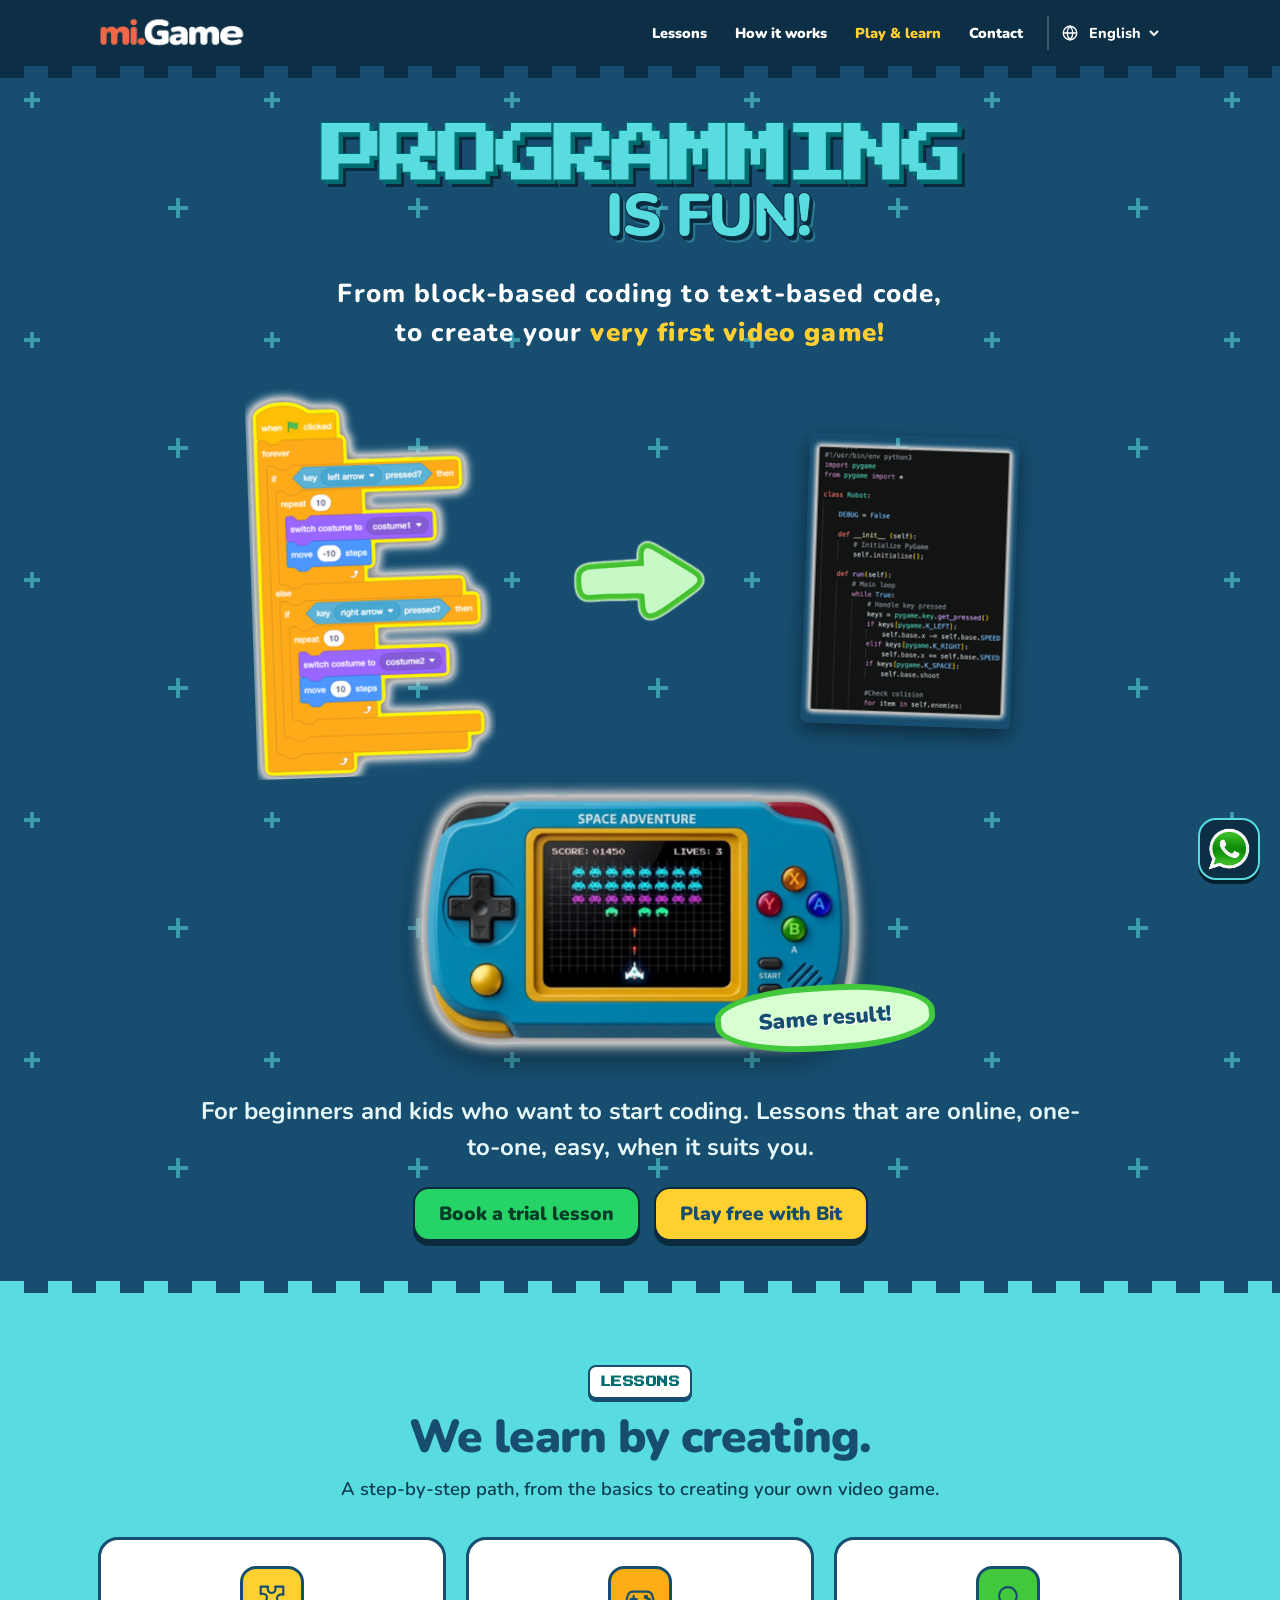
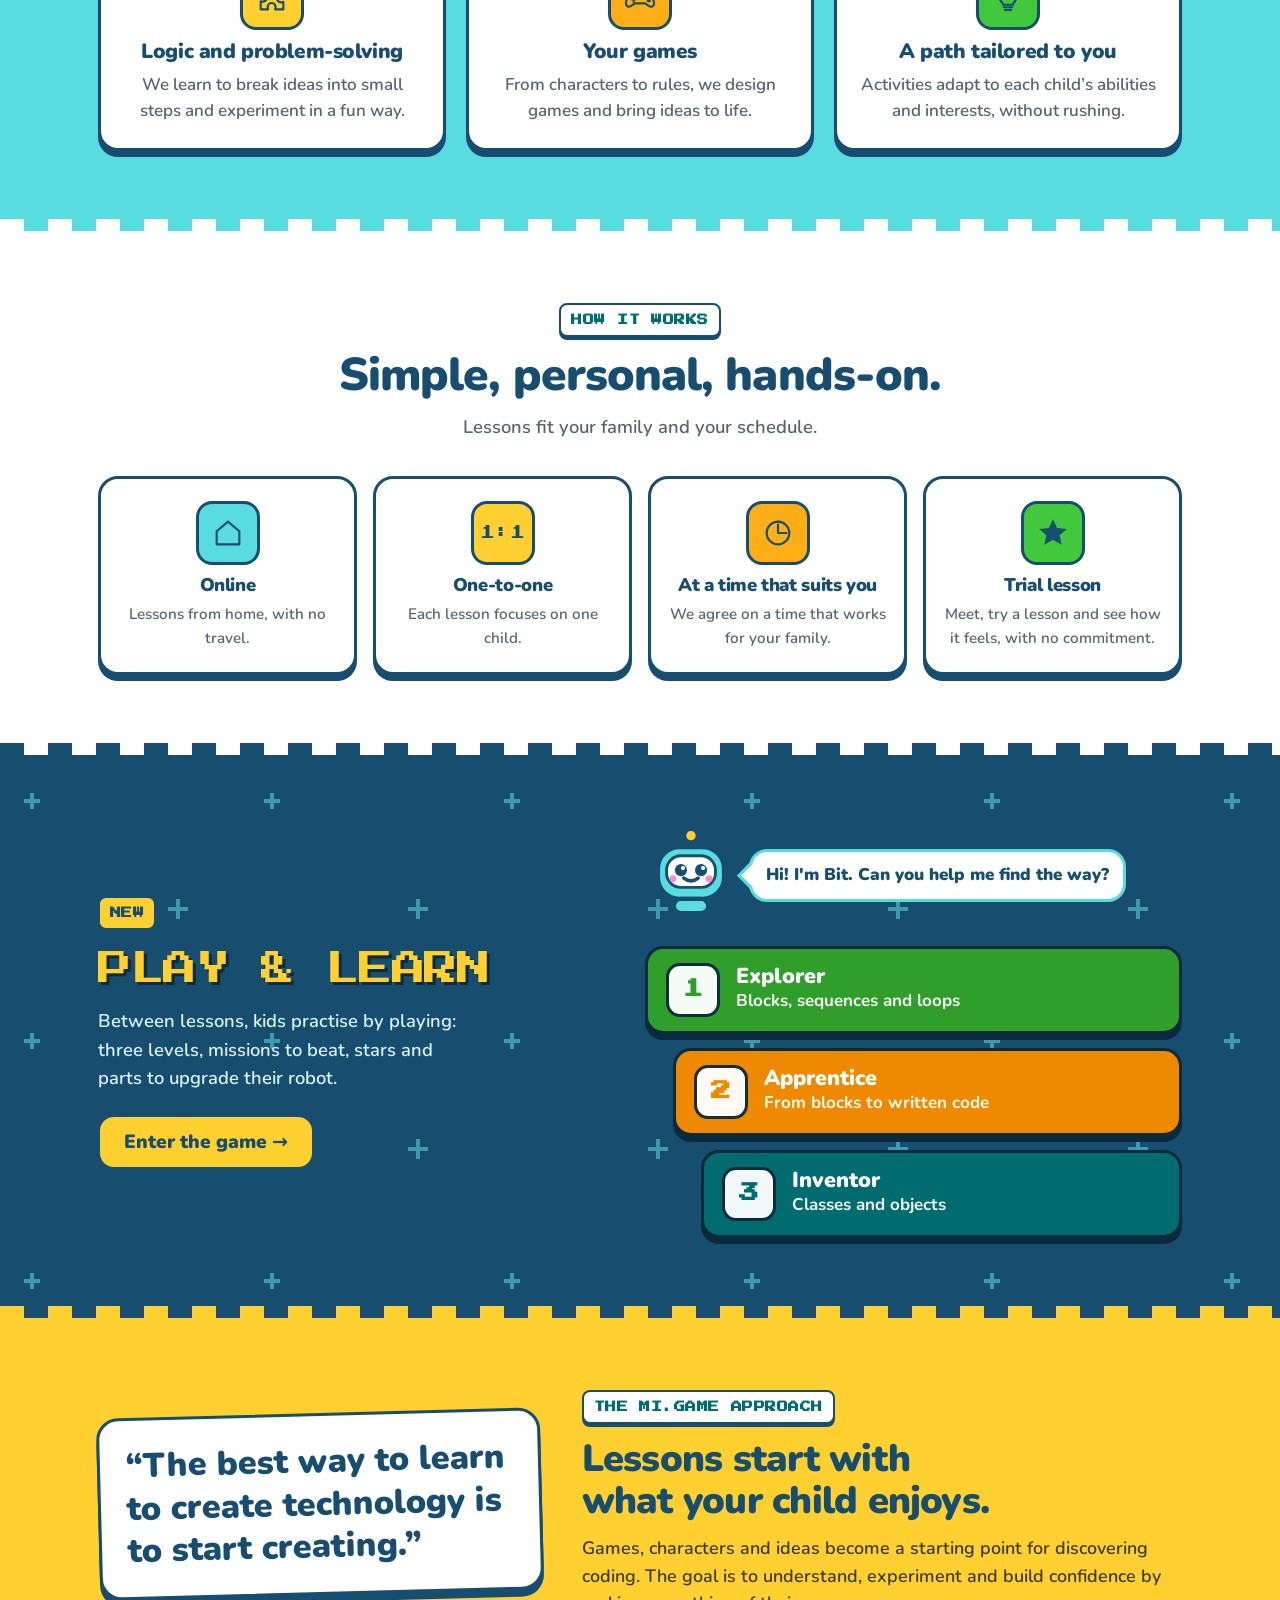
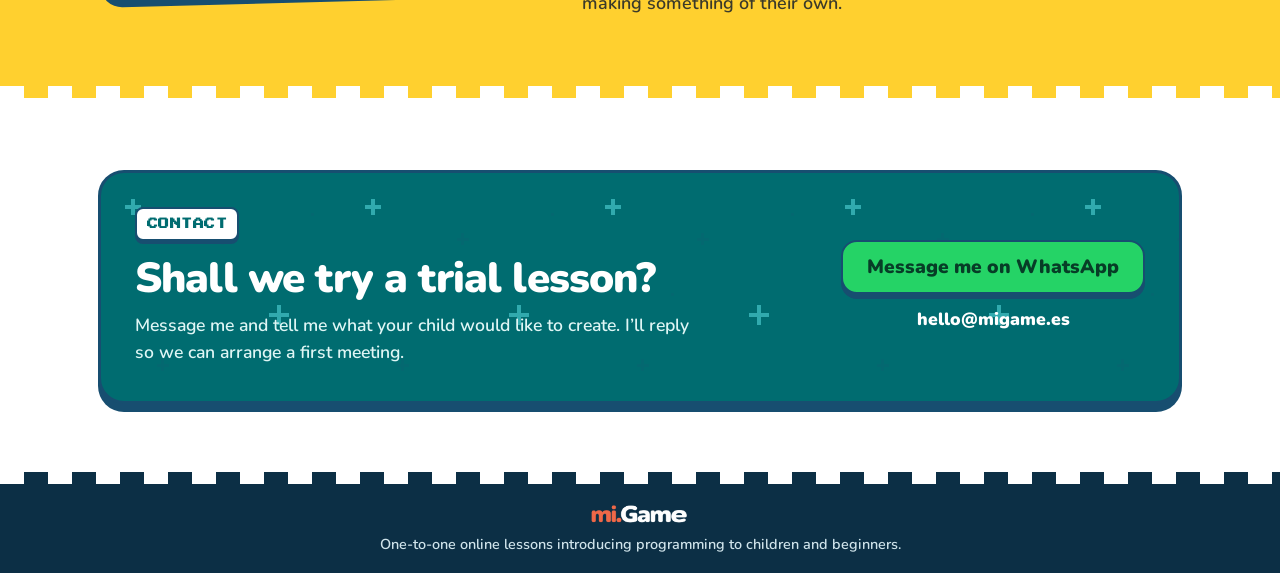
<file: index.html>
<!doctype html>
<!-- GENERATED by tools/build-home.js from tools/home-template.html. Do not edit by hand. -->
<html lang="it">
<head>
  <meta charset="utf-8">
  <meta name="viewport" content="width=device-width, initial-scale=1, viewport-fit=cover">
  <title>Lezioni di programmazione per bambini e principianti | mi.Game</title>
  <meta name="description" content="Lezioni individuali online di programmazione per bambini e principianti: dai blocchi di Scratch al codice vero, fino al primo videogioco. In italiano, spagnolo e inglese.">
  <meta name="theme-color" content="#0c2f45">
  <link rel="canonical" href="https://migame.es/">
  <!-- the same page in the other languages (for Google) -->
  <link rel="alternate" hreflang="it" href="https://migame.es/">
  <link rel="alternate" hreflang="es" href="https://migame.es/es/">
  <link rel="alternate" hreflang="en" href="https://migame.es/en/">
  <link rel="alternate" hreflang="x-default" href="https://migame.es/">
  <!-- Preview when the link is shared (Facebook, WhatsApp, LinkedIn…) -->
  <meta property="og:type" content="website">
  <meta property="og:site_name" content="mi.Game">
  <meta property="og:url" content="https://migame.es/">
  <meta property="og:title" content="Lezioni di programmazione per bambini e principianti | mi.Game">
  <meta property="og:description" content="Lezioni individuali online di programmazione per bambini e principianti: dai blocchi di Scratch al codice vero, fino al primo videogioco. In italiano, spagnolo e inglese.">
  <meta property="og:image" content="https://migame.es/assets/img/og-image.png">
  <meta property="og:image:width" content="1200">
  <meta property="og:image:height" content="630">
  <meta property="og:image:alt" content="mi.Game: dai blocchi di Scratch al codice vero">
  <meta property="og:locale" content="it_IT">
  <meta property="og:locale:alternate" content="es_ES">
  <meta property="og:locale:alternate" content="en_GB">
  <meta name="twitter:card" content="summary_large_image">
  <link rel="icon" type="image/png" href="assets/img/favicon.png" sizes="32x32">
  <link rel="apple-touch-icon" href="assets/img/apple-touch-icon.png">
  <link rel="preconnect" href="https://fonts.googleapis.com">
  <link rel="preconnect" href="https://fonts.gstatic.com" crossorigin>
  <link rel="stylesheet" href="https://fonts.googleapis.com/css2?family=Nunito:wght@500;600;700;800;900&family=Press+Start+2P&family=JetBrains+Mono:wght@400;600&display=swap">
  <link rel="stylesheet" href="assets/site.css">
  <style>
    /* ===== home page ===== */
    .band { position: relative; }
    .band-in { padding-block: 60px 68px; }
    .kicker { display: inline-block; font-family: var(--f-pixel); font-size: 11px; letter-spacing: .04em; text-transform: uppercase; color: var(--teal); background: #fff; border: 2px solid var(--navy); border-radius: 8px; padding: 7px 10px 6px; box-shadow: 0 3px 0 var(--navy); }
    .head { text-align: center; max-width: 760px; margin: 0 auto 34px; display: flex; flex-direction: column; align-items: center; gap: 12px; }
    .head h2 { font-size: clamp(30px, 4.2vw, 46px); color: var(--navy); }
    .head p { margin: 0; font-size: 1.15rem; color: var(--muted); }

    /* hero */
    .hero { background-color: var(--sky); background-image: var(--sparkles), linear-gradient(180deg, #fff 0%, var(--sky) 55%); background-size: 240px 240px, 100% 100%; overflow: hidden; }
    .hero .band-in { padding-block: 34px 40px; }
    .headline { text-align: center; margin: 0 auto 16px; max-width: 1050px; }
    /* first line in pixel font (PROGRAMMARE / PROGRAMAR / PROGRAMMING) */
    .pixel { display: block; font-family: var(--f-pixel); font-weight: 700; font-size: clamp(22px, 5.7vw, 62px); line-height: 1.48; letter-spacing: -.065em; color: var(--turq); -webkit-text-stroke: 1px var(--teal); text-shadow: 4px 4px 0 var(--teal), 7px 7px 0 #d2f5f4; overflow-wrap: anywhere; }
    /* overlapping second line (È DIVERTENTE!) */
    .bubble { position: relative; z-index: 2; display: block; margin: -20px 0 0 13%; font-family: var(--f-body); font-weight: 900; font-size: clamp(32px, 5.5vw, 61px); line-height: 1.05; letter-spacing: -2px; color: var(--turq); -webkit-text-stroke: 1px var(--navy); text-shadow: 3px 4px 0 var(--navy), 5px 6px 0 #d2f5f4; animation: wobble 4s ease-in-out infinite; transform-origin: 30% 60%; }
    @keyframes wobble { 0%, 100% { transform: rotate(-1.5deg); } 50% { transform: rotate(1deg) translateY(-3px); } }
    .tagline { font-size: clamp(17px, 2.25vw, 26px); font-weight: 800; letter-spacing: .045em; line-height: 1.5; text-align: center; max-width: 950px; margin: 26px auto 34px; }
    .tagline strong { font-weight: 900; color: var(--navy); background: linear-gradient(transparent 60%, var(--yellow) 60%); }

    .stage { position: relative; max-width: 980px; margin: 0 auto; }
    .demo { display: grid; grid-template-columns: minmax(0, 1fr) 150px minmax(0, 1fr); gap: 14px; align-items: center; max-width: 900px; margin: 0 auto 6px; }
    .asset { display: block; max-width: 100%; height: auto; margin: auto; object-fit: contain; }
    .scratch { width: min(240px, 100%); transform: rotate(-2deg); }
    .arrow { width: min(150px, 100%); animation: nudge 1.8s ease-in-out infinite; }
    @keyframes nudge { 50% { transform: translateX(8px); } }
    .python { width: min(210px, 100%); transform: rotate(2deg); border-radius: 6px; box-shadow: 0 6px 16px rgba(23,78,112,.18); }
    .gameWrap { position: relative; width: min(500px, 92%); margin: 6px auto 0; }
    .game { width: 100%; height: auto; display: block; filter: drop-shadow(0 10px 12px rgba(23,78,112,.18)); }
    .result { position: absolute; right: -9%; bottom: 3%; width: 44%; min-height: 66px; display: grid; place-items: center; padding: 12px 14px; background: #d7ffd1; border: 6px solid var(--green-b); border-radius: 42% 48% 43% 48%; color: var(--navy); font-weight: 900; font-size: clamp(15px, 2vw, 22px); line-height: 1.1; text-align: center; transform: rotate(-4deg); text-shadow: 1px 1px #fff; animation: float 3s ease-in-out infinite; }
    @keyframes float { 50% { transform: rotate(-2deg) translateY(-5px); } }
    .stage .spark { position: absolute; width: 26px; height: 26px; color: var(--turq); }
    .stage .s1 { left: -12px; top: 40%; } .stage .s2 { right: 18%; top: -14px; color: var(--yellow); } .stage .s3 { right: -12px; bottom: 30%; }
    .heroPitch { margin: 34px auto 0; text-align: center; font-size: clamp(18px, 2.2vw, 24px); font-weight: 700; line-height: 1.5; max-width: 900px; }
    .hero-cta { display: flex; gap: 14px; justify-content: center; flex-wrap: wrap; margin-top: 22px; }

    /* lessons */
    .b-lessons { background: var(--turq); --edge: var(--turq); }
    .b-lessons .head h2 { color: var(--navy); }
    .b-lessons .head p { color: #0d3c4f; }
    .cards { display: grid; grid-template-columns: repeat(3, minmax(0, 1fr)); gap: 20px; }
    .card { position: relative; background: #fff; border: 3px solid var(--navy); border-radius: 20px; padding: 26px 22px 24px; text-align: center; box-shadow: 0 6px 0 var(--navy); transition: transform .15s ease; }
    .card:hover { transform: translateY(-4px) rotate(-.6deg); }
    .card h3 { font-size: 1.3rem; margin: 10px 0 8px; color: var(--navy); }
    .card p { margin: 0; color: var(--muted); }
    .icon { width: 64px; height: 64px; margin: 0 auto; border-radius: 16px; display: grid; place-items: center; border: 3px solid var(--navy); color: var(--navy); }
    .icon svg { width: 34px; height: 34px; fill: none; stroke: currentColor; stroke-width: 3; stroke-linecap: round; stroke-linejoin: round; }
    .icon .star { fill: currentColor; stroke: none; }
    .icon b { font-family: var(--f-pixel); font-weight: 400; font-size: 15px; }
    .c-y .icon { background: var(--yellow); } .c-o .icon { background: var(--orange-b); } .c-g .icon { background: var(--green-b); } .c-t .icon { background: var(--turq); }

    /* how it works */
    .b-how { background: #fff; --edge: #fff; }
    .features { grid-template-columns: repeat(4, minmax(0, 1fr)); gap: 16px; }
    .features .card { padding: 22px 16px; }
    .features .card h3 { font-size: 1.15rem; }
    .features .card p { font-size: .95rem; }

    /* play & learn */
    .b-play { background-color: var(--navy); background-image: var(--sparkles); background-size: 240px 240px; color: #fff; }
    .play { display: grid; grid-template-columns: minmax(0, 1fr) minmax(0, 1.05fr); gap: 36px; align-items: center; }
    .play .kicker { color: var(--navy); background: var(--yellow); }
    .play h2 { font-family: var(--f-pixel); font-weight: 400; font-size: clamp(20px, 3vw, 34px); line-height: 1.4; letter-spacing: -.04em; color: var(--yellow); text-shadow: 3px 3px 0 #0a2a3d; margin: 16px 0 14px; }
    .play p { font-size: 1.15rem; color: #d9f3f6; margin: 0 0 22px; max-width: 34ch; }
    .bitbox { display: flex; align-items: flex-end; gap: 12px; margin-bottom: 18px; }
    .bitbox svg { width: 92px; height: 92px; flex: none; animation: bob 2.4s ease-in-out infinite; }
    @keyframes bob { 50% { transform: translateY(-7px) rotate(-3deg); } }
    .say { position: relative; background: #fff; color: var(--navy); border: 3px solid var(--turq); border-radius: 18px; padding: 10px 14px; font-weight: 900; margin-bottom: 26px; }
    .say::after { content: ""; position: absolute; left: -11px; bottom: 14px; width: 16px; height: 16px; background: #fff; border-left: 3px solid var(--turq); border-bottom: 3px solid var(--turq); transform: rotate(45deg); }
    .worlds { display: flex; flex-direction: column; gap: 14px; }
    .wcard { display: flex; align-items: center; gap: 16px; padding: 14px 18px; border-radius: 18px; border: 3px solid #0a2a3d; background: var(--w); color: #fff; box-shadow: 0 6px 0 #0a2a3d; text-decoration: none; transition: transform .15s ease; }
    .wcard:nth-child(2) { margin-left: 28px; } .wcard:nth-child(3) { margin-left: 56px; }
    .wcard:hover { transform: translateX(6px); }
    .wcard .wn { font-family: var(--f-pixel); font-size: 20px; width: 54px; height: 54px; flex: none; display: grid; place-items: center; background: #fff; color: var(--w); border: 3px solid #0a2a3d; border-radius: 14px; }
    .wcard b { display: block; font-size: 1.35rem; font-weight: 900; line-height: 1.1; }
    .wcard span { font-weight: 700; opacity: .95; }
    .w0 { --w: var(--w0); } .w1 { --w: var(--w1); } .w2 { --w: var(--teal); }

    /* quote / approach */
    .b-about { background: var(--yellow); --edge: var(--yellow); }
    .about { display: grid; grid-template-columns: .85fr 1.15fr; gap: 40px; align-items: center; }
    .quote { font-size: clamp(24px, 3vw, 34px); font-weight: 900; line-height: 1.25; color: var(--navy); background: #fff; border: 3px solid var(--navy); border-radius: 22px; padding: 24px 26px; box-shadow: 0 7px 0 var(--navy); transform: rotate(-1.5deg); }
    .about h2 { font-size: clamp(26px, 3.4vw, 38px); color: var(--navy); margin: 14px 0 12px; }
    .about p { font-size: 1.12rem; color: #3b3a2a; margin: 0; }

    /* contact */
    .b-contact { background: #fff; }
    .contact { background-color: var(--teal); background-image: var(--sparkles); background-size: 240px 240px; color: #fff; border: 3px solid var(--navy); border-radius: 26px; padding: 34px; box-shadow: 0 8px 0 var(--navy); display: grid; grid-template-columns: minmax(0, 1fr) auto; gap: 26px; align-items: center; }
    .contact .kicker { color: var(--teal); }
    .contact h2 { font-size: clamp(28px, 3.8vw, 42px); margin: 14px 0 10px; }
    .contact p { margin: 0; color: #dff6f5; max-width: 560px; font-size: 1.1rem; }
    .contactDetails { display: flex; flex-direction: column; gap: 12px; align-items: stretch; }
    .contactDetails .email { color: #fff; text-align: center; font-weight: 900; font-size: 1.1rem; text-decoration: none; word-break: break-word; }
    .contactDetails .email:hover { text-decoration: underline; }

    .whatsapp-float { position: fixed; right: max(20px, env(safe-area-inset-right, 0px)); bottom: calc(20px + env(safe-area-inset-bottom, 0px)); z-index: 60; width: 62px; height: 62px; display: block; transition: transform .18s ease; }
    .whatsapp-float:hover { transform: translateY(-3px) scale(1.05); }
    .whatsapp-float img { width: 100%; height: 100%; display: block; }

    @media (max-width: 860px) {
      .cards, .features { grid-template-columns: repeat(2, minmax(0, 1fr)); }
      .cards:not(.features) { grid-template-columns: minmax(0, 1fr); }
      .play, .about, .contact { grid-template-columns: minmax(0, 1fr); }
      .contact { padding: 26px; }
      .wcard:nth-child(2), .wcard:nth-child(3) { margin-left: 0; }
    }
    @media (max-width: 720px) {
      /* phone: bigger pixel line (11 letters fill the width) and less overlap from the second line */
      .pixel { font-size: min(8.3vw, 46px); line-height: 1.3; text-shadow: 3px 3px 0 var(--teal), 5px 5px 0 #d2f5f4; }
      .bubble { margin: -4px 0 0 3%; font-size: clamp(29px, 8vw, 44px); }
      .tagline { letter-spacing: 0; margin: 22px auto; }
      .demo { grid-template-columns: minmax(0, 1fr) 60px minmax(0, 1fr); gap: 6px; }
      .scratch, .python { width: 100%; }
      .arrow { width: 60px; }
      .gameWrap { width: 88%; }
      .result { right: -6%; width: 50%; border-width: 4px; min-height: 48px; padding: 8px; }
      .band-in { padding-block: 44px 52px; }
      .whatsapp-float { width: 54px; height: 54px; right: 12px; bottom: calc(12px + env(safe-area-inset-bottom, 0px)); }
    }
    @media (max-width: 460px) {
      .features { grid-template-columns: minmax(0, 1fr); }
      .hero-cta .btn { width: 100%; }
    }

    /* night-sky opening (v1.2) */
    .hero { background-color: var(--navy); background-image: var(--sparkles); background-size: 240px 240px; color: #fff; }
    .hero .band-in { padding-top: 46px; }
    .pixel { text-shadow: 4px 4px 0 var(--teal), 7px 7px 0 #0a2a3d; }
    .bubble { -webkit-text-stroke: 1px #0a2a3d; text-shadow: 3px 4px 0 #0a2a3d, 5px 6px 0 rgba(88,220,224,.3); }
    .tagline strong { color: var(--yellow); background: none; }
    .heroPitch { color: #e6f7f8; }
    .python { box-shadow: 0 8px 20px rgba(0,0,0,.45); }
    .game { filter: drop-shadow(0 10px 14px rgba(0,0,0,.45)); }
    .hero .btn { box-shadow: 0 5px 0 #0a2a3d; border-color: #0a2a3d; }

  </style>
</head>
<body>
  <header id="head"></header>
  <main>
    <section class="band hero">
      <div class="wrap band-in">
        <h1 class="headline"><span class="pixel" data-t="title1">PROGRAMMARE</span><span class="bubble" data-t="title2">È DIVERTENTE!</span></h1>
        <p class="tagline" data-t="tagline">Dal linguaggio a blocchi al codice testuale,<br>per creare il tuo <strong>primo piccolo videogioco!</strong></p>
        <div class="stage">
          <div class="demo" data-t-label="demoLabel">
            <img class="asset scratch" src="assets/img/scratch.png" alt="Esempio di programmazione a blocchi" data-t-alt="altScratch" width="220" height="358">
            <img class="asset arrow" src="assets/img/arrow.png" alt="" width="186" height="105">
            <img class="asset python" src="assets/img/python.png" alt="Esempio di codice testuale" data-t-alt="altPython" width="198" height="273">
          </div>
          <div class="gameWrap">
            <img class="game" src="assets/img/game.png" alt="Videogioco su console portatile" data-t-alt="altGame" width="426" height="236">
            <div class="result" data-t="result">Stesso risultato!</div>
          </div>
        </div>
        <p class="heroPitch" data-t="pitch1">Per principianti e bambini che vogliono iniziare a scrivere codice. Lezioni <strong>online</strong>, <strong>individuali</strong>, <strong>facili</strong>, <strong>quando puoi</strong>.</p>
        <div class="hero-cta">
          <a class="btn btn-wa btn-big contactWhatsapp" href="#" target="_blank" rel="noopener noreferrer" data-t="ctaTrial">Prenota la lezione di prova</a>
          <a class="btn btn-sun btn-big" href="learn/index.html" data-t="ctaPlay" data-learn>Gioca gratis con Bit</a>
        </div>
      </div>
    </section>

    <div class="pixel-edge" style="--edge: var(--turq); background-color: var(--navy)"></div>
    <section class="band b-lessons" id="lezioni">
      <div class="wrap band-in">
        <div class="head"><span class="kicker" data-t="k1">Le lezioni</span><h2 data-t="h1">Impariamo creando.</h2><p data-t="intro">Un percorso graduale: dalle prime basi alla creazione del tuo videogioco.</p></div>
        <div class="cards">
          <article class="card c-y"><div class="icon" aria-hidden="true"><svg viewBox="0 0 48 48"><path d="M8 8h10.5c-1.7 4.8.8 9 5 9s6.8-4.2 5-9H40v11.5c-4.9-1.8-9 .8-9 5s4.1 6.8 9 5V40H28.5c1.8-4.9-.8-9-5-9s-6.7 4.1-5 9H8V28.5c4.9 1.8 9-.8 9-5s-4.1-6.7-9-5Z"/></svg></div><h3 data-t="l1h">Logica e problem solving</h3><p data-t="l1p">Impariamo a scomporre le idee in piccoli passi, sperimentando in modo divertente.</p></article>
          <article class="card c-o"><div class="icon" aria-hidden="true"><svg viewBox="0 0 48 48"><path d="M14 15h20c4.1 0 6.7 2.7 7.7 6.7l2.1 9.1c.9 4-3.4 7-6.7 4.8l-6.1-4.1H17l-6.1 4.1c-3.3 2.2-7.6-.8-6.7-4.8l2.1-9.1C7.3 17.7 9.9 15 14 15Z"/><path d="M15 21v9M10.5 25.5h9"/><circle cx="32.5" cy="22.5" r="1.7"/><circle cx="36.5" cy="27" r="1.7"/></svg></div><h3 data-t="l2h">I tuoi giochi</h3><p data-t="l2p">Dai personaggi alle regole: progettiamo giochi e vediamo le idee prendere vita.</p></article>
          <article class="card c-g"><div class="icon" aria-hidden="true"><svg viewBox="0 0 48 48"><path d="M17 33.5c-.8-3.1-2.6-4.5-4.3-7.1A12.4 12.4 0 1 1 35.3 26c-1.7 2.8-3.5 4.4-4.3 7.5Z"/><path d="M18 37h12M19.5 41h9"/></svg></div><h3 data-t="l3h">Un percorso su misura</h3><p data-t="l3p">Le attività si adattano alle capacità e agli interessi del bambino, senza fretta.</p></article>
        </div>
      </div>
    </section>

    <div class="pixel-edge" style="--edge: #fff; background-color: var(--turq)"></div>
    <section class="band b-how" id="metodo">
      <div class="wrap band-in">
        <div class="head"><span class="kicker" data-t="k2">Come funziona</span><h2 data-t="h2">Semplice, personale, pratico.</h2><p data-t="intro2">Le lezioni si adattano alla tua famiglia e ai tuoi tempi.</p></div>
        <div class="cards features">
          <article class="card c-t"><div class="icon" aria-hidden="true"><svg viewBox="0 0 48 48"><path d="M8 21.5 24 8l16 13.5V40H8Z"/></svg></div><h3 data-t="f1h">Online</h3><p data-t="f1p">Lezioni da casa, senza spostamenti.</p></article>
          <article class="card c-y"><div class="icon" aria-hidden="true"><b>1:1</b></div><h3 data-t="f2h">Individuali</h3><p data-t="f2p">Tutta l'attenzione è dedicata a un solo bambino.</p></article>
          <article class="card c-o"><div class="icon" aria-hidden="true"><svg viewBox="0 0 48 48"><circle cx="24" cy="24" r="16"/><path d="M24 12v12h12"/></svg></div><h3 data-t="f3h">All'orario che puoi</h3><p data-t="f3p">Concordiamo un orario comodo per la famiglia.</p></article>
          <article class="card c-g"><div class="icon" aria-hidden="true"><svg viewBox="0 0 48 48"><path class="star" d="M24 4.5 29.9 17l13.6 1.2-10.2 9.1 3 13.3L24 33.5 11.7 40.6l3-13.3-10.2-9.1L18.1 17Z"/></svg></div><h3 data-t="f4h">Lezione di prova</h3><p data-t="f4p">Ci conosciamo e proviamo insieme, senza impegno.</p></article>
        </div>
      </div>
    </section>

    <div class="pixel-edge" style="--edge: var(--navy); background-color: #fff" data-learn></div>
    <section class="band b-play" id="gioca" data-learn>
      <div class="wrap band-in play">
        <div>
          <span class="kicker" data-t="pk">Novità</span>
          <h2 data-t="ph">GIOCA E IMPARA</h2>
          <p data-t="pp">Tra una lezione e l'altra ci si allena giocando: tre livelli, missioni da superare, stelle e pezzi per potenziare il proprio robot.</p>
          <a class="btn btn-sun btn-big" href="learn/index.html" data-t="pcta">Entra nel gioco →</a>
        </div>
        <div>
          <div class="bitbox"><span id="bit-play"></span><div class="say" data-t="psay">Ciao! Sono Bit. Mi aiuti a trovare la strada?</div></div>
          <div class="worlds">
            <a class="wcard w0" href="learn/index.html"><span class="wn">1</span><div><b data-t="w1t">Esploratore</b><span data-t="w1p">Blocchi, sequenze e cicli</span></div></a>
            <a class="wcard w1" href="learn/index.html"><span class="wn">2</span><div><b data-t="w2t">Apprendista</b><span data-t="w2p">Dai blocchi al codice scritto</span></div></a>
            <a class="wcard w2" href="learn/index.html"><span class="wn">3</span><div><b data-t="w3t">Inventore</b><span data-t="w3p">Classi e oggetti</span></div></a>
          </div>
        </div>
      </div>
    </section>

    <div class="pixel-edge" id="edge-about" style="--edge: var(--yellow); background-color: var(--navy)"></div>
    <section class="band b-about">
      <div class="wrap band-in about">
        <div class="quote" data-t="quote">“Il modo migliore per imparare a creare tecnologia è iniziare a creare.”</div>
        <div><span class="kicker" data-t="k3">L'approccio mi.Game</span><h2 data-t="h3">La lezione parte da ciò che piace al bambino.</h2><p data-t="about">Giochi, personaggi e idee diventano il punto di partenza per scoprire la programmazione. L'obiettivo è capire, sperimentare e acquisire fiducia creando qualcosa di proprio.</p></div>
      </div>
    </section>

    <div class="pixel-edge" style="--edge: #fff; background-color: var(--yellow)"></div>
    <section class="band b-contact" id="contatti">
      <div class="wrap band-in">
        <div class="contact">
          <div><span class="kicker" data-t="k4">Contatti</span><h2 data-t="h4">Facciamo una lezione di prova?</h2><p data-t="contact">Scrivimi e raccontami cosa piacerebbe creare a tuo figlio. Ti rispondo per concordare un primo incontro.</p></div>
          <div class="contactDetails">
            <a class="btn btn-wa btn-big contactWhatsapp" href="#" target="_blank" rel="noopener noreferrer" data-t="whatsapp">Scrivimi su WhatsApp</a>
            <a class="email contactEmail" href="mailto:hello@migame.es">hello@migame.es</a>
          </div>
        </div>
      </div>
    </section>
  </main>
  <footer id="foot"></footer>
  <a class="whatsapp-float contactWhatsapp" href="#" target="_blank" rel="noopener noreferrer" title="WhatsApp"><img src="assets/img/whatsapp.png" alt="WhatsApp" width="160" height="160"></a>

  <script src="assets/site.js"></script>
  <script>
  /* This page is in one language: / = Italian, /es/ = Spanish, /en/ = English. */
  var PAGE_LANG = "it", ROOT = "";
  (function () {
    /* Only the main address (/) sends visitors to their language: the one they chose before,
       otherwise the browser's. Search engines and link previews are never redirected. */
    if (PAGE_LANG !== "it" || /bot|crawl|spider|slurp|lighthouse|preview|facebookexternalhit|whatsapp|telegram/i.test(navigator.userAgent)) return;
    var want = MGSite.savedLang() || MGSite.browserLang();
    if (want && want !== "it") location.replace(MGSite.homeOf(want, ROOT) + location.hash);
  })();
  MGSite.useLang(PAGE_LANG);
  var PHONE = "393470328993", EMAIL = "hello@migame.es";
  var T = {
    it: { pageTitle: "Lezioni di programmazione per bambini e principianti | mi.Game", title1: "PROGRAMMARE", title2: "È DIVERTENTE!",
      tagline: "Dal linguaggio a blocchi al codice testuale,<br>per creare il tuo <strong>primo piccolo videogioco!</strong>",
      result: "Stesso risultato!", pitch1: "Per principianti e bambini che vogliono iniziare a scrivere codice. Lezioni <strong>online</strong>, <strong>individuali</strong>, <strong>facili</strong>, <strong>quando puoi</strong>.",
      ctaTrial: "Prenota la lezione di prova", ctaPlay: "Gioca gratis con Bit",
      altScratch: "Esempio di programmazione a blocchi", altPython: "Esempio di codice testuale", altGame: "Videogioco su console portatile", demoLabel: "Dal codice a blocchi al codice testuale",
      k1: "Le lezioni", h1: "Impariamo creando.", intro: "Un percorso graduale: dalle prime basi alla creazione del tuo videogioco.",
      l1h: "Logica e problem solving", l1p: "Impariamo a scomporre le idee in piccoli passi, sperimentando in modo divertente.",
      l2h: "I tuoi giochi", l2p: "Dai personaggi alle regole: progettiamo giochi e vediamo le idee prendere vita.",
      l3h: "Un percorso su misura", l3p: "Le attività si adattano alle capacità e agli interessi del bambino, senza fretta.",
      k2: "Come funziona", h2: "Semplice, personale, pratico.", intro2: "Le lezioni si adattano alla tua famiglia e ai tuoi tempi.",
      f1h: "Online", f1p: "Lezioni da casa, senza spostamenti.", f2h: "Individuali", f2p: "Tutta l'attenzione è dedicata a un solo bambino.",
      f3h: "All'orario che puoi", f3p: "Concordiamo un orario comodo per la famiglia.", f4h: "Lezione di prova", f4p: "Ci conosciamo e proviamo insieme, senza impegno.",
      pk: "Novità", ph: "GIOCA E IMPARA", pp: "Tra una lezione e l'altra ci si allena giocando: tre livelli, missioni da superare, stelle e pezzi per potenziare il proprio robot.",
      pcta: "Entra nel gioco →", psay: "Ciao! Sono Bit. Mi aiuti a trovare la strada?",
      w1t: "Esploratore", w1p: "Blocchi, sequenze e cicli", w2t: "Apprendista", w2p: "Dai blocchi al codice scritto", w3t: "Inventore", w3p: "Classi e oggetti",
      quote: "“Il modo migliore per imparare a creare tecnologia è iniziare a creare.”", k3: "L'approccio mi.Game", h3: "La lezione parte da ciò che piace al bambino.",
      about: "Giochi, personaggi e idee diventano il punto di partenza per scoprire la programmazione. L'obiettivo è capire, sperimentare e acquisire fiducia creando qualcosa di proprio.",
      k4: "Contatti", h4: "Facciamo una lezione di prova?", contact: "Scrivimi e raccontami cosa piacerebbe creare a tuo figlio. Ti rispondo per concordare un primo incontro.",
      whatsapp: "Scrivimi su WhatsApp",
      whatsappMessage: "Ciao! Ho visto il sito mi.Game e vorrei avere informazioni sulle lezioni di programmazione.",
      emailSubject: "Informazioni sulle lezioni mi.Game", emailBody: "Buongiorno, ho visto il sito mi.Game e vorrei ricevere maggiori informazioni sulle lezioni. Grazie!" },
    es: { pageTitle: "Clases de programación para niños y principiantes | mi.Game", title1: "PROGRAMAR", title2: "¡ES DIVERTIDO!",
      tagline: "De la programación por bloques al código textual,<br>¡para crear tu <strong>primer videojuego!</strong>",
      result: "¡El mismo resultado!", pitch1: "Para principiantes y niños que quieren empezar a programar. Clases <strong>online</strong>, <strong>individuales</strong>, <strong>fáciles</strong>, <strong>cuando puedas</strong>.",
      ctaTrial: "Reserva la clase de prueba", ctaPlay: "Juega gratis con Bit",
      altScratch: "Ejemplo de programación por bloques", altPython: "Ejemplo de código textual", altGame: "Videojuego en una consola portátil", demoLabel: "Del código por bloques al código textual",
      k1: "Las clases", h1: "Aprendemos creando.", intro: "Un recorrido gradual: desde las primeras bases hasta crear tu videojuego.",
      l1h: "Lógica y resolución de problemas", l1p: "Aprendemos a descomponer las ideas en pequeños pasos, experimentando de forma divertida.",
      l2h: "Tus juegos", l2p: "De los personajes a las reglas: diseñamos juegos y vemos cómo las ideas cobran vida.",
      l3h: "Un recorrido a tu medida", l3p: "Las actividades se adaptan a las capacidades y los intereses del niño, sin prisas.",
      k2: "Cómo funciona", h2: "Sencillo, personal y práctico.", intro2: "Las clases se adaptan a tu familia y a tus horarios.",
      f1h: "Online", f1p: "Clases desde casa, sin desplazamientos.", f2h: "Individuales", f2p: "Toda la atención se dedica a un solo niño.",
      f3h: "En el horario que puedas", f3p: "Acordamos una hora cómoda para la familia.", f4h: "Clase de prueba", f4p: "Nos conocemos y probamos juntos, sin compromiso.",
      pk: "Novedad", ph: "JUEGA Y APRENDE", pp: "Entre una clase y otra se practica jugando: tres niveles, misiones que superar, estrellas y piezas para mejorar su robot.",
      pcta: "Entra en el juego →", psay: "¡Hola! Soy Bit. ¿Me ayudas a encontrar el camino?",
      w1t: "Explorador", w1p: "Bloques, secuencias y bucles", w2t: "Aprendiz", w2p: "De los bloques al código escrito", w3t: "Inventor", w3p: "Clases y objetos",
      quote: "“La mejor manera de aprender a crear tecnología es empezar a crear.”", k3: "El enfoque mi.Game", h3: "La clase empieza por lo que le gusta al niño.",
      about: "Los juegos, personajes e ideas son el punto de partida para descubrir la programación. El objetivo es comprender, experimentar y ganar confianza creando algo propio.",
      k4: "Contacto", h4: "¿Hacemos una clase de prueba?", contact: "Escríbeme y cuéntame qué le gustaría crear a tu hijo. Te responderé para acordar un primer encuentro.",
      whatsapp: "Escríbeme por WhatsApp",
      whatsappMessage: "¡Hola! He visto la web de mi.Game y me gustaría recibir información sobre las clases de programación.",
      emailSubject: "Información sobre las clases de mi.Game", emailBody: "Buenos días, he visto la web de mi.Game y me gustaría recibir más información sobre las clases. ¡Gracias!" },
    en: { pageTitle: "Coding lessons for kids and beginners | mi.Game", title1: "PROGRAMMING", title2: "IS FUN!",
      tagline: "From block-based coding to text-based code,<br>to create your <strong>very first video game!</strong>",
      result: "Same result!", pitch1: "For beginners and kids who want to start coding. Lessons that are <strong>online</strong>, <strong>one-to-one</strong>, <strong>easy</strong>, <strong>when it suits you</strong>.",
      ctaTrial: "Book a trial lesson", ctaPlay: "Play free with Bit",
      altScratch: "Block-based coding example", altPython: "Text-based code example", altGame: "Video game on a handheld console", demoLabel: "From block code to text code",
      k1: "Lessons", h1: "We learn by creating.", intro: "A step-by-step path, from the basics to creating your own video game.",
      l1h: "Logic and problem-solving", l1p: "We learn to break ideas into small steps and experiment in a fun way.",
      l2h: "Your games", l2p: "From characters to rules, we design games and bring ideas to life.",
      l3h: "A path tailored to you", l3p: "Activities adapt to each child’s abilities and interests, without rushing.",
      k2: "How it works", h2: "Simple, personal, hands-on.", intro2: "Lessons fit your family and your schedule.",
      f1h: "Online", f1p: "Lessons from home, with no travel.", f2h: "One-to-one", f2p: "Each lesson focuses on one child.",
      f3h: "At a time that suits you", f3p: "We agree on a time that works for your family.", f4h: "Trial lesson", f4p: "Meet, try a lesson and see how it feels, with no commitment.",
      pk: "New", ph: "PLAY & LEARN", pp: "Between lessons, kids practise by playing: three levels, missions to beat, stars and parts to upgrade their robot.",
      pcta: "Enter the game →", psay: "Hi! I'm Bit. Can you help me find the way?",
      w1t: "Explorer", w1p: "Blocks, sequences and loops", w2t: "Apprentice", w2p: "From blocks to written code", w3t: "Inventor", w3p: "Classes and objects",
      quote: "“The best way to learn to create technology is to start creating.”", k3: "The mi.Game approach", h3: "Lessons start with what your child enjoys.",
      about: "Games, characters and ideas become a starting point for discovering coding. The goal is to understand, experiment and build confidence by making something of their own.",
      k4: "Contact", h4: "Shall we try a trial lesson?", contact: "Message me and tell me what your child would like to create. I’ll reply so we can arrange a first meeting.",
      whatsapp: "Message me on WhatsApp",
      whatsappMessage: "Hi! I saw the mi.Game website and would like information about the coding lessons.",
      emailSubject: "Information about mi.Game lessons", emailBody: "Hello, I saw the mi.Game website and would like to receive more information about the lessons. Thank you!" }
  };

  function paint() {
    var d = T[PAGE_LANG] || T.it;
    document.title = d.pageTitle;
    MGSite.header(document.getElementById("head"), { root: ROOT, active: "home" });
    MGSite.footer(document.getElementById("foot"), { root: ROOT, active: "home" });
    document.querySelectorAll("[data-t]").forEach(function (el) { var v = d[el.dataset.t]; if (v !== undefined) el.innerHTML = v; });
    document.querySelectorAll("[data-t-alt]").forEach(function (el) { el.alt = d[el.dataset.tAlt] || ""; });
    document.querySelectorAll("[data-t-label]").forEach(function (el) { el.setAttribute("aria-label", d[el.dataset.tLabel] || ""); });
    var wa = "https://wa.me/" + PHONE + "?text=" + encodeURIComponent(d.whatsappMessage);
    document.querySelectorAll(".contactWhatsapp").forEach(function (el) { el.href = wa; });
    document.querySelectorAll(".contactEmail").forEach(function (el) { el.href = "mailto:" + EMAIL + "?subject=" + encodeURIComponent(d.emailSubject) + "&body=" + encodeURIComponent(d.emailBody); });
    document.getElementById("bit-play").innerHTML = MGSite.bit("#58dce0");
    document.querySelectorAll("[data-learn]").forEach(function (el) { el.hidden = !MGSite.showLearn; });
    document.getElementById("edge-about").style.backgroundColor = MGSite.showLearn ? "var(--navy)" : "#fff";
    spy();
  }
  /* highlight the menu item of the section on screen */
  var current = "";
  function spy() {
    var mid = window.innerHeight * 0.35, cur = "";
    ["lezioni", "metodo", "gioca", "contatti"].forEach(function (id) {
      var el = document.getElementById(id);
      if (el && !el.hidden && el.getBoundingClientRect().top < mid) cur = id;
    });
    current = cur;
    document.querySelectorAll("#site-nav a[data-sec]").forEach(function (a) {
      if (a.dataset.sec === cur) a.setAttribute("aria-current", "true"); else a.removeAttribute("aria-current");
    });
  }
  window.addEventListener("scroll", spy, { passive: true });
  paint();
  /* choosing another language in the menu opens that language's page */
  MGSite.onLang(function (l) { if (l !== PAGE_LANG) location.href = MGSite.homeOf(l, ROOT) + location.hash; });
  </script>
</body>
</html>
</file>
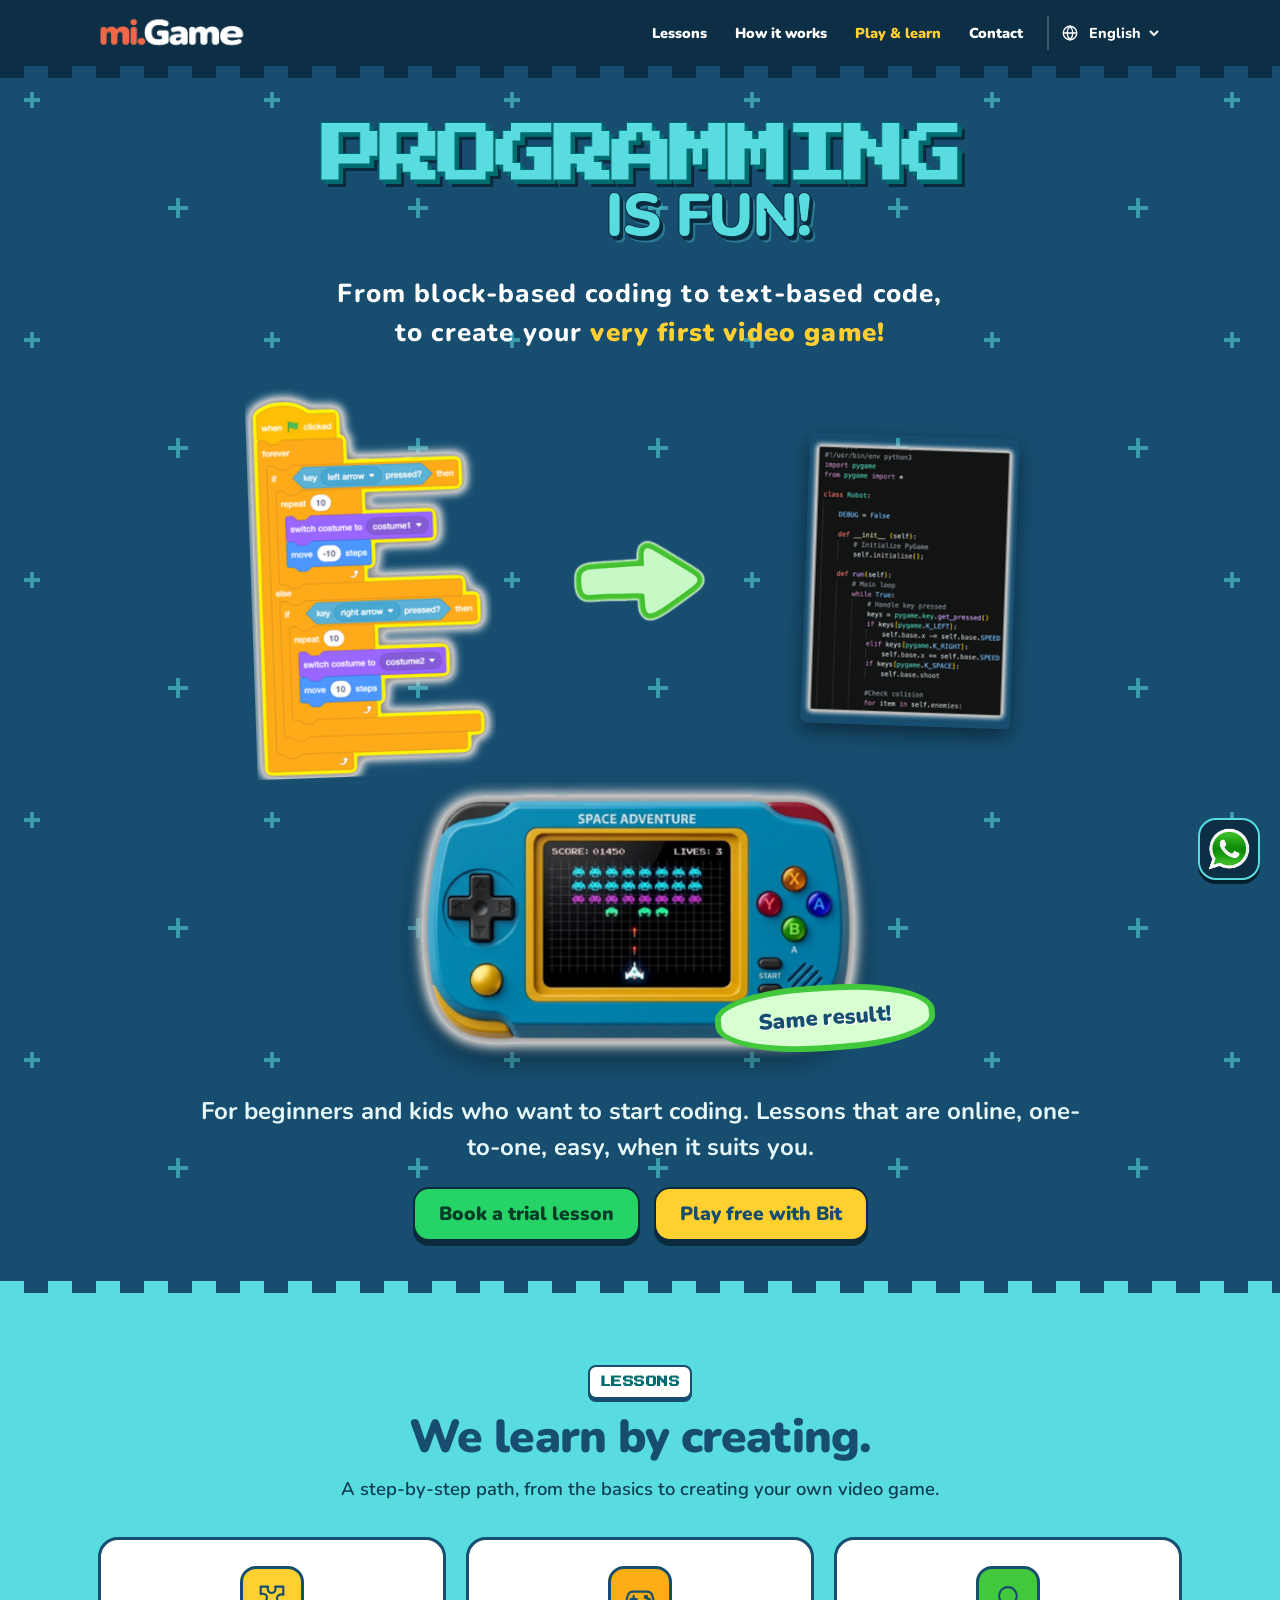
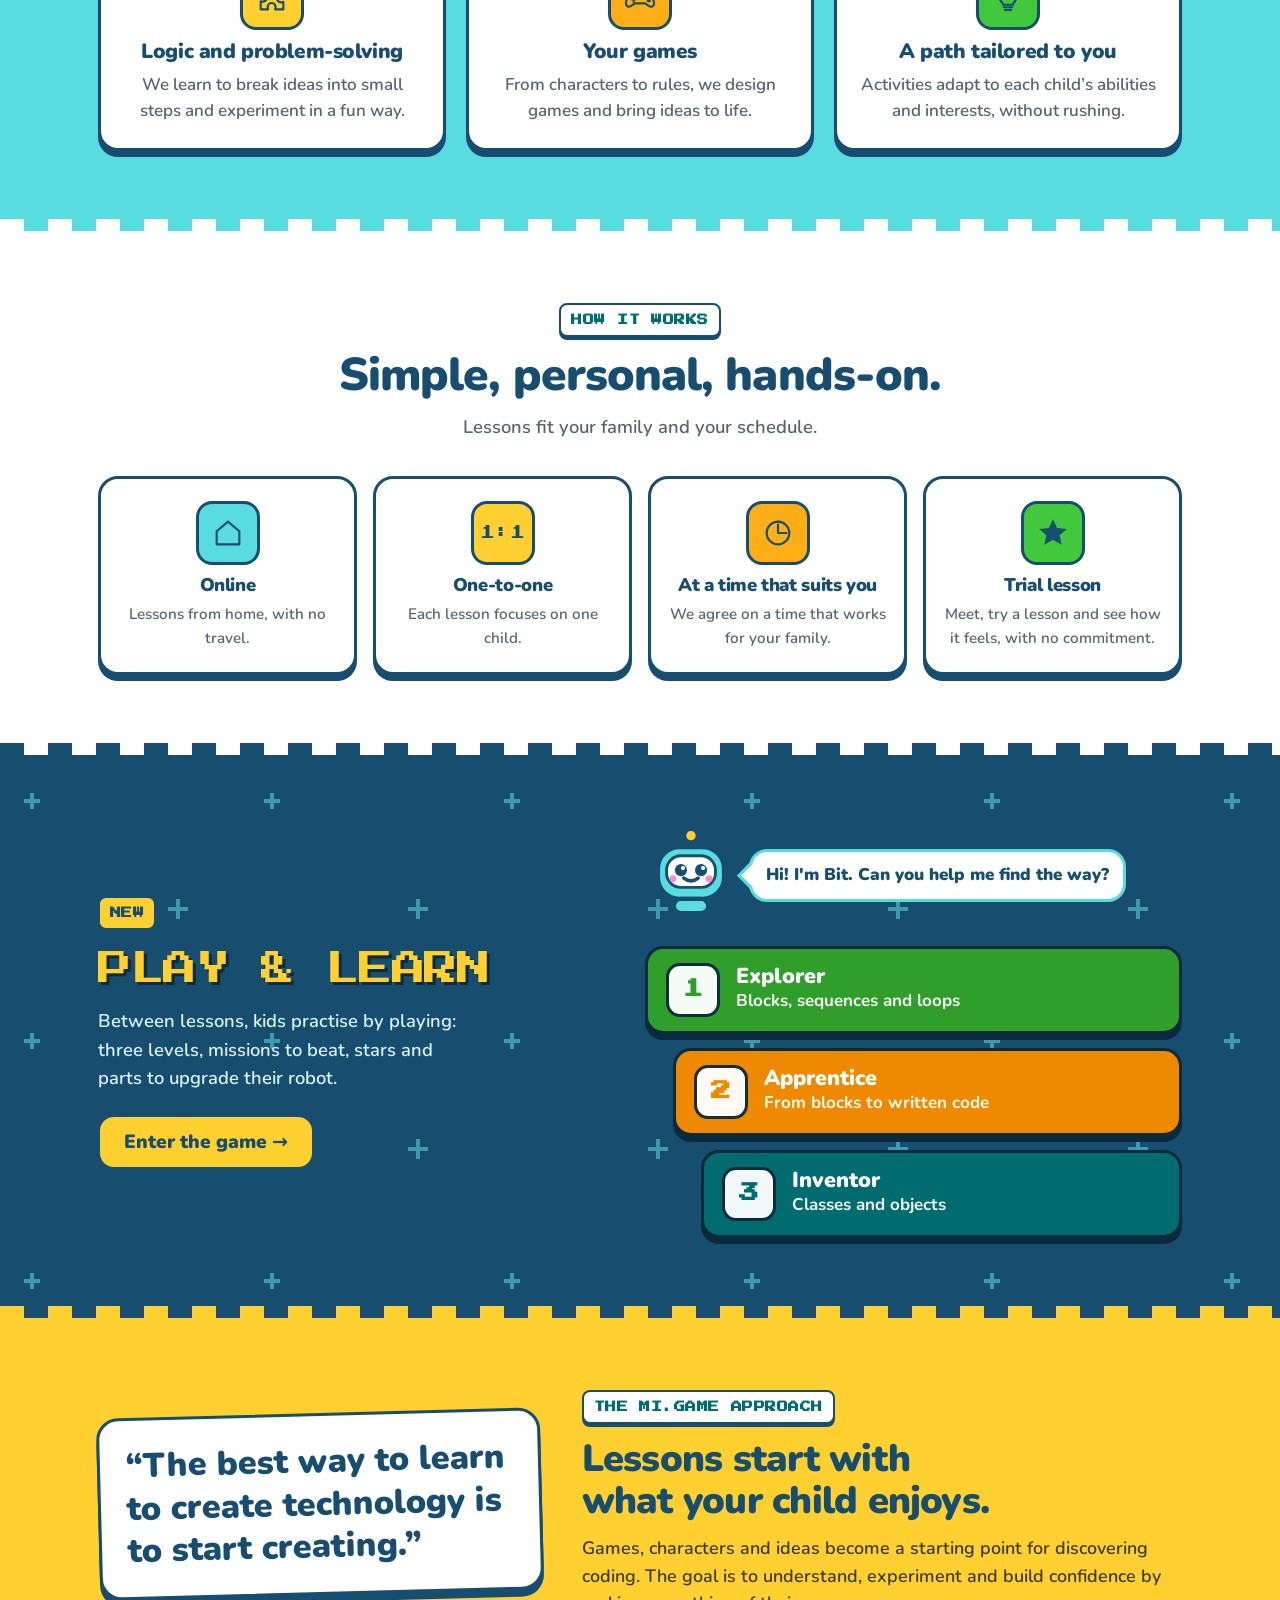
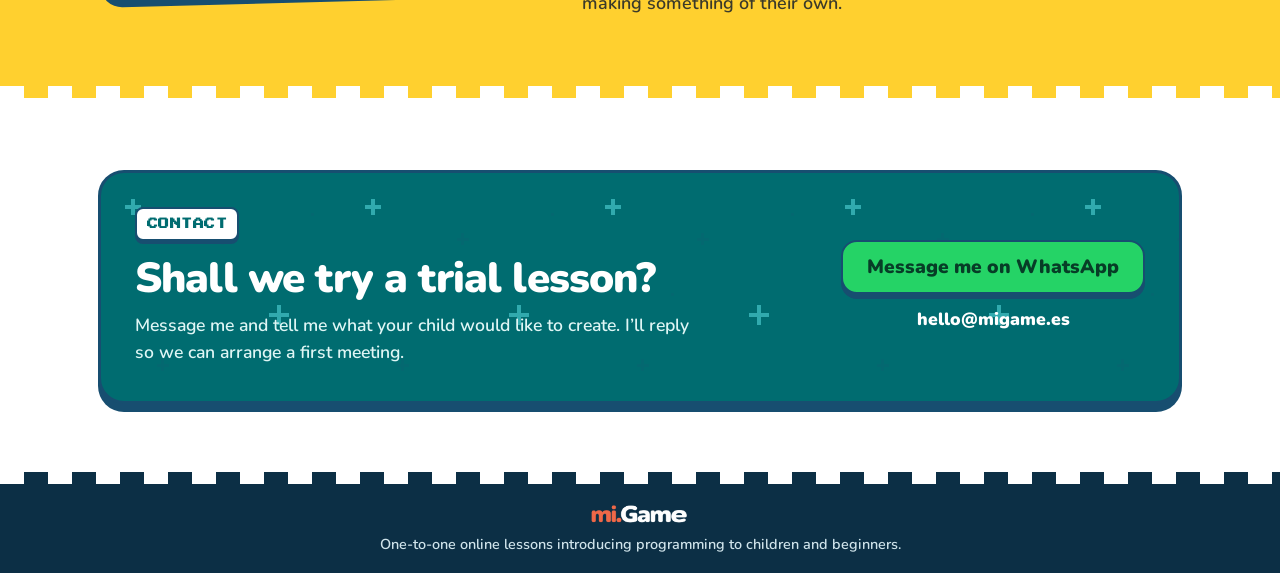
<file: en/index.html>
<!doctype html>
<!-- GENERATED by tools/build-home.js from tools/home-template.html. Do not edit by hand. -->
<html lang="en">
<head>
  <meta charset="utf-8">
  <meta name="viewport" content="width=device-width, initial-scale=1, viewport-fit=cover">
  <title>Coding lessons for kids and beginners | mi.Game</title>
  <meta name="description" content="One-to-one online coding lessons for kids and beginners: from Scratch blocks to real code, all the way to their first video game. In English, Italian and Spanish.">
  <meta name="theme-color" content="#0c2f45">
  <link rel="canonical" href="https://migame.es/en/">
  <!-- the same page in the other languages (for Google) -->
  <link rel="alternate" hreflang="it" href="https://migame.es/">
  <link rel="alternate" hreflang="es" href="https://migame.es/es/">
  <link rel="alternate" hreflang="en" href="https://migame.es/en/">
  <link rel="alternate" hreflang="x-default" href="https://migame.es/">
  <!-- Preview when the link is shared (Facebook, WhatsApp, LinkedIn…) -->
  <meta property="og:type" content="website">
  <meta property="og:site_name" content="mi.Game">
  <meta property="og:url" content="https://migame.es/en/">
  <meta property="og:title" content="Coding lessons for kids and beginners | mi.Game">
  <meta property="og:description" content="One-to-one online coding lessons for kids and beginners: from Scratch blocks to real code, all the way to their first video game. In English, Italian and Spanish.">
  <meta property="og:image" content="https://migame.es/assets/img/og-image.png">
  <meta property="og:image:width" content="1200">
  <meta property="og:image:height" content="630">
  <meta property="og:image:alt" content="mi.Game: from Scratch blocks to real code">
  <meta property="og:locale" content="en_GB">
  <meta property="og:locale:alternate" content="it_IT">
  <meta property="og:locale:alternate" content="es_ES">
  <meta name="twitter:card" content="summary_large_image">
  <link rel="icon" type="image/png" href="../assets/img/favicon.png" sizes="32x32">
  <link rel="apple-touch-icon" href="../assets/img/apple-touch-icon.png">
  <link rel="preconnect" href="https://fonts.googleapis.com">
  <link rel="preconnect" href="https://fonts.gstatic.com" crossorigin>
  <link rel="stylesheet" href="https://fonts.googleapis.com/css2?family=Nunito:wght@500;600;700;800;900&family=Press+Start+2P&family=JetBrains+Mono:wght@400;600&display=swap">
  <link rel="stylesheet" href="../assets/site.css">
  <style>
    /* ===== home page ===== */
    .band { position: relative; }
    .band-in { padding-block: 60px 68px; }
    .kicker { display: inline-block; font-family: var(--f-pixel); font-size: 11px; letter-spacing: .04em; text-transform: uppercase; color: var(--teal); background: #fff; border: 2px solid var(--navy); border-radius: 8px; padding: 7px 10px 6px; box-shadow: 0 3px 0 var(--navy); }
    .head { text-align: center; max-width: 760px; margin: 0 auto 34px; display: flex; flex-direction: column; align-items: center; gap: 12px; }
    .head h2 { font-size: clamp(30px, 4.2vw, 46px); color: var(--navy); }
    .head p { margin: 0; font-size: 1.15rem; color: var(--muted); }

    /* hero */
    .hero { background-color: var(--sky); background-image: var(--sparkles), linear-gradient(180deg, #fff 0%, var(--sky) 55%); background-size: 240px 240px, 100% 100%; overflow: hidden; }
    .hero .band-in { padding-block: 34px 40px; }
    .headline { text-align: center; margin: 0 auto 16px; max-width: 1050px; }
    /* first line in pixel font (PROGRAMMARE / PROGRAMAR / PROGRAMMING) */
    .pixel { display: block; font-family: var(--f-pixel); font-weight: 700; font-size: clamp(22px, 5.7vw, 62px); line-height: 1.48; letter-spacing: -.065em; color: var(--turq); -webkit-text-stroke: 1px var(--teal); text-shadow: 4px 4px 0 var(--teal), 7px 7px 0 #d2f5f4; overflow-wrap: anywhere; }
    /* overlapping second line (È DIVERTENTE!) */
    .bubble { position: relative; z-index: 2; display: block; margin: -20px 0 0 13%; font-family: var(--f-body); font-weight: 900; font-size: clamp(32px, 5.5vw, 61px); line-height: 1.05; letter-spacing: -2px; color: var(--turq); -webkit-text-stroke: 1px var(--navy); text-shadow: 3px 4px 0 var(--navy), 5px 6px 0 #d2f5f4; animation: wobble 4s ease-in-out infinite; transform-origin: 30% 60%; }
    @keyframes wobble { 0%, 100% { transform: rotate(-1.5deg); } 50% { transform: rotate(1deg) translateY(-3px); } }
    .tagline { font-size: clamp(17px, 2.25vw, 26px); font-weight: 800; letter-spacing: .045em; line-height: 1.5; text-align: center; max-width: 950px; margin: 26px auto 34px; }
    .tagline strong { font-weight: 900; color: var(--navy); background: linear-gradient(transparent 60%, var(--yellow) 60%); }

    .stage { position: relative; max-width: 980px; margin: 0 auto; }
    .demo { display: grid; grid-template-columns: minmax(0, 1fr) 150px minmax(0, 1fr); gap: 14px; align-items: center; max-width: 900px; margin: 0 auto 6px; }
    .asset { display: block; max-width: 100%; height: auto; margin: auto; object-fit: contain; }
    .scratch { width: min(240px, 100%); transform: rotate(-2deg); }
    .arrow { width: min(150px, 100%); animation: nudge 1.8s ease-in-out infinite; }
    @keyframes nudge { 50% { transform: translateX(8px); } }
    .python { width: min(210px, 100%); transform: rotate(2deg); border-radius: 6px; box-shadow: 0 6px 16px rgba(23,78,112,.18); }
    .gameWrap { position: relative; width: min(500px, 92%); margin: 6px auto 0; }
    .game { width: 100%; height: auto; display: block; filter: drop-shadow(0 10px 12px rgba(23,78,112,.18)); }
    .result { position: absolute; right: -9%; bottom: 3%; width: 44%; min-height: 66px; display: grid; place-items: center; padding: 12px 14px; background: #d7ffd1; border: 6px solid var(--green-b); border-radius: 42% 48% 43% 48%; color: var(--navy); font-weight: 900; font-size: clamp(15px, 2vw, 22px); line-height: 1.1; text-align: center; transform: rotate(-4deg); text-shadow: 1px 1px #fff; animation: float 3s ease-in-out infinite; }
    @keyframes float { 50% { transform: rotate(-2deg) translateY(-5px); } }
    .stage .spark { position: absolute; width: 26px; height: 26px; color: var(--turq); }
    .stage .s1 { left: -12px; top: 40%; } .stage .s2 { right: 18%; top: -14px; color: var(--yellow); } .stage .s3 { right: -12px; bottom: 30%; }
    .heroPitch { margin: 34px auto 0; text-align: center; font-size: clamp(18px, 2.2vw, 24px); font-weight: 700; line-height: 1.5; max-width: 900px; }
    .hero-cta { display: flex; gap: 14px; justify-content: center; flex-wrap: wrap; margin-top: 22px; }

    /* lessons */
    .b-lessons { background: var(--turq); --edge: var(--turq); }
    .b-lessons .head h2 { color: var(--navy); }
    .b-lessons .head p { color: #0d3c4f; }
    .cards { display: grid; grid-template-columns: repeat(3, minmax(0, 1fr)); gap: 20px; }
    .card { position: relative; background: #fff; border: 3px solid var(--navy); border-radius: 20px; padding: 26px 22px 24px; text-align: center; box-shadow: 0 6px 0 var(--navy); transition: transform .15s ease; }
    .card:hover { transform: translateY(-4px) rotate(-.6deg); }
    .card h3 { font-size: 1.3rem; margin: 10px 0 8px; color: var(--navy); }
    .card p { margin: 0; color: var(--muted); }
    .icon { width: 64px; height: 64px; margin: 0 auto; border-radius: 16px; display: grid; place-items: center; border: 3px solid var(--navy); color: var(--navy); }
    .icon svg { width: 34px; height: 34px; fill: none; stroke: currentColor; stroke-width: 3; stroke-linecap: round; stroke-linejoin: round; }
    .icon .star { fill: currentColor; stroke: none; }
    .icon b { font-family: var(--f-pixel); font-weight: 400; font-size: 15px; }
    .c-y .icon { background: var(--yellow); } .c-o .icon { background: var(--orange-b); } .c-g .icon { background: var(--green-b); } .c-t .icon { background: var(--turq); }

    /* how it works */
    .b-how { background: #fff; --edge: #fff; }
    .features { grid-template-columns: repeat(4, minmax(0, 1fr)); gap: 16px; }
    .features .card { padding: 22px 16px; }
    .features .card h3 { font-size: 1.15rem; }
    .features .card p { font-size: .95rem; }

    /* play & learn */
    .b-play { background-color: var(--navy); background-image: var(--sparkles); background-size: 240px 240px; color: #fff; }
    .play { display: grid; grid-template-columns: minmax(0, 1fr) minmax(0, 1.05fr); gap: 36px; align-items: center; }
    .play .kicker { color: var(--navy); background: var(--yellow); }
    .play h2 { font-family: var(--f-pixel); font-weight: 400; font-size: clamp(20px, 3vw, 34px); line-height: 1.4; letter-spacing: -.04em; color: var(--yellow); text-shadow: 3px 3px 0 #0a2a3d; margin: 16px 0 14px; }
    .play p { font-size: 1.15rem; color: #d9f3f6; margin: 0 0 22px; max-width: 34ch; }
    .bitbox { display: flex; align-items: flex-end; gap: 12px; margin-bottom: 18px; }
    .bitbox svg { width: 92px; height: 92px; flex: none; animation: bob 2.4s ease-in-out infinite; }
    @keyframes bob { 50% { transform: translateY(-7px) rotate(-3deg); } }
    .say { position: relative; background: #fff; color: var(--navy); border: 3px solid var(--turq); border-radius: 18px; padding: 10px 14px; font-weight: 900; margin-bottom: 26px; }
    .say::after { content: ""; position: absolute; left: -11px; bottom: 14px; width: 16px; height: 16px; background: #fff; border-left: 3px solid var(--turq); border-bottom: 3px solid var(--turq); transform: rotate(45deg); }
    .worlds { display: flex; flex-direction: column; gap: 14px; }
    .wcard { display: flex; align-items: center; gap: 16px; padding: 14px 18px; border-radius: 18px; border: 3px solid #0a2a3d; background: var(--w); color: #fff; box-shadow: 0 6px 0 #0a2a3d; text-decoration: none; transition: transform .15s ease; }
    .wcard:nth-child(2) { margin-left: 28px; } .wcard:nth-child(3) { margin-left: 56px; }
    .wcard:hover { transform: translateX(6px); }
    .wcard .wn { font-family: var(--f-pixel); font-size: 20px; width: 54px; height: 54px; flex: none; display: grid; place-items: center; background: #fff; color: var(--w); border: 3px solid #0a2a3d; border-radius: 14px; }
    .wcard b { display: block; font-size: 1.35rem; font-weight: 900; line-height: 1.1; }
    .wcard span { font-weight: 700; opacity: .95; }
    .w0 { --w: var(--w0); } .w1 { --w: var(--w1); } .w2 { --w: var(--teal); }

    /* quote / approach */
    .b-about { background: var(--yellow); --edge: var(--yellow); }
    .about { display: grid; grid-template-columns: .85fr 1.15fr; gap: 40px; align-items: center; }
    .quote { font-size: clamp(24px, 3vw, 34px); font-weight: 900; line-height: 1.25; color: var(--navy); background: #fff; border: 3px solid var(--navy); border-radius: 22px; padding: 24px 26px; box-shadow: 0 7px 0 var(--navy); transform: rotate(-1.5deg); }
    .about h2 { font-size: clamp(26px, 3.4vw, 38px); color: var(--navy); margin: 14px 0 12px; }
    .about p { font-size: 1.12rem; color: #3b3a2a; margin: 0; }

    /* contact */
    .b-contact { background: #fff; }
    .contact { background-color: var(--teal); background-image: var(--sparkles); background-size: 240px 240px; color: #fff; border: 3px solid var(--navy); border-radius: 26px; padding: 34px; box-shadow: 0 8px 0 var(--navy); display: grid; grid-template-columns: minmax(0, 1fr) auto; gap: 26px; align-items: center; }
    .contact .kicker { color: var(--teal); }
    .contact h2 { font-size: clamp(28px, 3.8vw, 42px); margin: 14px 0 10px; }
    .contact p { margin: 0; color: #dff6f5; max-width: 560px; font-size: 1.1rem; }
    .contactDetails { display: flex; flex-direction: column; gap: 12px; align-items: stretch; }
    .contactDetails .email { color: #fff; text-align: center; font-weight: 900; font-size: 1.1rem; text-decoration: none; word-break: break-word; }
    .contactDetails .email:hover { text-decoration: underline; }

    .whatsapp-float { position: fixed; right: max(20px, env(safe-area-inset-right, 0px)); bottom: calc(20px + env(safe-area-inset-bottom, 0px)); z-index: 60; width: 62px; height: 62px; display: block; transition: transform .18s ease; }
    .whatsapp-float:hover { transform: translateY(-3px) scale(1.05); }
    .whatsapp-float img { width: 100%; height: 100%; display: block; }

    @media (max-width: 860px) {
      .cards, .features { grid-template-columns: repeat(2, minmax(0, 1fr)); }
      .cards:not(.features) { grid-template-columns: minmax(0, 1fr); }
      .play, .about, .contact { grid-template-columns: minmax(0, 1fr); }
      .contact { padding: 26px; }
      .wcard:nth-child(2), .wcard:nth-child(3) { margin-left: 0; }
    }
    @media (max-width: 720px) {
      /* phone: bigger pixel line (11 letters fill the width) and less overlap from the second line */
      .pixel { font-size: min(8.3vw, 46px); line-height: 1.3; text-shadow: 3px 3px 0 var(--teal), 5px 5px 0 #d2f5f4; }
      .bubble { margin: -4px 0 0 3%; font-size: clamp(29px, 8vw, 44px); }
      .tagline { letter-spacing: 0; margin: 22px auto; }
      .demo { grid-template-columns: minmax(0, 1fr) 60px minmax(0, 1fr); gap: 6px; }
      .scratch, .python { width: 100%; }
      .arrow { width: 60px; }
      .gameWrap { width: 88%; }
      .result { right: -6%; width: 50%; border-width: 4px; min-height: 48px; padding: 8px; }
      .band-in { padding-block: 44px 52px; }
      .whatsapp-float { width: 54px; height: 54px; right: 12px; bottom: calc(12px + env(safe-area-inset-bottom, 0px)); }
    }
    @media (max-width: 460px) {
      .features { grid-template-columns: minmax(0, 1fr); }
      .hero-cta .btn { width: 100%; }
    }

    /* night-sky opening (v1.2) */
    .hero { background-color: var(--navy); background-image: var(--sparkles); background-size: 240px 240px; color: #fff; }
    .hero .band-in { padding-top: 46px; }
    .pixel { text-shadow: 4px 4px 0 var(--teal), 7px 7px 0 #0a2a3d; }
    .bubble { -webkit-text-stroke: 1px #0a2a3d; text-shadow: 3px 4px 0 #0a2a3d, 5px 6px 0 rgba(88,220,224,.3); }
    .tagline strong { color: var(--yellow); background: none; }
    .heroPitch { color: #e6f7f8; }
    .python { box-shadow: 0 8px 20px rgba(0,0,0,.45); }
    .game { filter: drop-shadow(0 10px 14px rgba(0,0,0,.45)); }
    .hero .btn { box-shadow: 0 5px 0 #0a2a3d; border-color: #0a2a3d; }

  </style>
</head>
<body>
  <header id="head"></header>
  <main>
    <section class="band hero">
      <div class="wrap band-in">
        <h1 class="headline"><span class="pixel" data-t="title1">PROGRAMMING</span><span class="bubble" data-t="title2">IS FUN!</span></h1>
        <p class="tagline" data-t="tagline">From block-based coding to text-based code,<br>to create your <strong>very first video game!</strong></p>
        <div class="stage">
          <div class="demo" data-t-label="demoLabel">
            <img class="asset scratch" src="../assets/img/scratch.png" alt="Block-based coding example" data-t-alt="altScratch" width="220" height="358">
            <img class="asset arrow" src="../assets/img/arrow.png" alt="" width="186" height="105">
            <img class="asset python" src="../assets/img/python.png" alt="Text-based code example" data-t-alt="altPython" width="198" height="273">
          </div>
          <div class="gameWrap">
            <img class="game" src="../assets/img/game.png" alt="Video game on a handheld console" data-t-alt="altGame" width="426" height="236">
            <div class="result" data-t="result">Same result!</div>
          </div>
        </div>
        <p class="heroPitch" data-t="pitch1">For beginners and kids who want to start coding. Lessons that are <strong>online</strong>, <strong>one-to-one</strong>, <strong>easy</strong>, <strong>when it suits you</strong>.</p>
        <div class="hero-cta">
          <a class="btn btn-wa btn-big contactWhatsapp" href="#" target="_blank" rel="noopener noreferrer" data-t="ctaTrial">Book a trial lesson</a>
          <a class="btn btn-sun btn-big" href="../learn/index.html" data-t="ctaPlay" data-learn>Play free with Bit</a>
        </div>
      </div>
    </section>

    <div class="pixel-edge" style="--edge: var(--turq); background-color: var(--navy)"></div>
    <section class="band b-lessons" id="lezioni">
      <div class="wrap band-in">
        <div class="head"><span class="kicker" data-t="k1">Lessons</span><h2 data-t="h1">We learn by creating.</h2><p data-t="intro">A step-by-step path, from the basics to creating your own video game.</p></div>
        <div class="cards">
          <article class="card c-y"><div class="icon" aria-hidden="true"><svg viewBox="0 0 48 48"><path d="M8 8h10.5c-1.7 4.8.8 9 5 9s6.8-4.2 5-9H40v11.5c-4.9-1.8-9 .8-9 5s4.1 6.8 9 5V40H28.5c1.8-4.9-.8-9-5-9s-6.7 4.1-5 9H8V28.5c4.9 1.8 9-.8 9-5s-4.1-6.7-9-5Z"/></svg></div><h3 data-t="l1h">Logic and problem-solving</h3><p data-t="l1p">We learn to break ideas into small steps and experiment in a fun way.</p></article>
          <article class="card c-o"><div class="icon" aria-hidden="true"><svg viewBox="0 0 48 48"><path d="M14 15h20c4.1 0 6.7 2.7 7.7 6.7l2.1 9.1c.9 4-3.4 7-6.7 4.8l-6.1-4.1H17l-6.1 4.1c-3.3 2.2-7.6-.8-6.7-4.8l2.1-9.1C7.3 17.7 9.9 15 14 15Z"/><path d="M15 21v9M10.5 25.5h9"/><circle cx="32.5" cy="22.5" r="1.7"/><circle cx="36.5" cy="27" r="1.7"/></svg></div><h3 data-t="l2h">Your games</h3><p data-t="l2p">From characters to rules, we design games and bring ideas to life.</p></article>
          <article class="card c-g"><div class="icon" aria-hidden="true"><svg viewBox="0 0 48 48"><path d="M17 33.5c-.8-3.1-2.6-4.5-4.3-7.1A12.4 12.4 0 1 1 35.3 26c-1.7 2.8-3.5 4.4-4.3 7.5Z"/><path d="M18 37h12M19.5 41h9"/></svg></div><h3 data-t="l3h">A path tailored to you</h3><p data-t="l3p">Activities adapt to each child’s abilities and interests, without rushing.</p></article>
        </div>
      </div>
    </section>

    <div class="pixel-edge" style="--edge: #fff; background-color: var(--turq)"></div>
    <section class="band b-how" id="metodo">
      <div class="wrap band-in">
        <div class="head"><span class="kicker" data-t="k2">How it works</span><h2 data-t="h2">Simple, personal, hands-on.</h2><p data-t="intro2">Lessons fit your family and your schedule.</p></div>
        <div class="cards features">
          <article class="card c-t"><div class="icon" aria-hidden="true"><svg viewBox="0 0 48 48"><path d="M8 21.5 24 8l16 13.5V40H8Z"/></svg></div><h3 data-t="f1h">Online</h3><p data-t="f1p">Lessons from home, with no travel.</p></article>
          <article class="card c-y"><div class="icon" aria-hidden="true"><b>1:1</b></div><h3 data-t="f2h">One-to-one</h3><p data-t="f2p">Each lesson focuses on one child.</p></article>
          <article class="card c-o"><div class="icon" aria-hidden="true"><svg viewBox="0 0 48 48"><circle cx="24" cy="24" r="16"/><path d="M24 12v12h12"/></svg></div><h3 data-t="f3h">At a time that suits you</h3><p data-t="f3p">We agree on a time that works for your family.</p></article>
          <article class="card c-g"><div class="icon" aria-hidden="true"><svg viewBox="0 0 48 48"><path class="star" d="M24 4.5 29.9 17l13.6 1.2-10.2 9.1 3 13.3L24 33.5 11.7 40.6l3-13.3-10.2-9.1L18.1 17Z"/></svg></div><h3 data-t="f4h">Trial lesson</h3><p data-t="f4p">Meet, try a lesson and see how it feels, with no commitment.</p></article>
        </div>
      </div>
    </section>

    <div class="pixel-edge" style="--edge: var(--navy); background-color: #fff" data-learn></div>
    <section class="band b-play" id="gioca" data-learn>
      <div class="wrap band-in play">
        <div>
          <span class="kicker" data-t="pk">New</span>
          <h2 data-t="ph">PLAY & LEARN</h2>
          <p data-t="pp">Between lessons, kids practise by playing: three levels, missions to beat, stars and parts to upgrade their robot.</p>
          <a class="btn btn-sun btn-big" href="../learn/index.html" data-t="pcta">Enter the game →</a>
        </div>
        <div>
          <div class="bitbox"><span id="bit-play"></span><div class="say" data-t="psay">Hi! I'm Bit. Can you help me find the way?</div></div>
          <div class="worlds">
            <a class="wcard w0" href="../learn/index.html"><span class="wn">1</span><div><b data-t="w1t">Explorer</b><span data-t="w1p">Blocks, sequences and loops</span></div></a>
            <a class="wcard w1" href="../learn/index.html"><span class="wn">2</span><div><b data-t="w2t">Apprentice</b><span data-t="w2p">From blocks to written code</span></div></a>
            <a class="wcard w2" href="../learn/index.html"><span class="wn">3</span><div><b data-t="w3t">Inventor</b><span data-t="w3p">Classes and objects</span></div></a>
          </div>
        </div>
      </div>
    </section>

    <div class="pixel-edge" id="edge-about" style="--edge: var(--yellow); background-color: var(--navy)"></div>
    <section class="band b-about">
      <div class="wrap band-in about">
        <div class="quote" data-t="quote">“The best way to learn to create technology is to start creating.”</div>
        <div><span class="kicker" data-t="k3">The mi.Game approach</span><h2 data-t="h3">Lessons start with what your child enjoys.</h2><p data-t="about">Games, characters and ideas become a starting point for discovering coding. The goal is to understand, experiment and build confidence by making something of their own.</p></div>
      </div>
    </section>

    <div class="pixel-edge" style="--edge: #fff; background-color: var(--yellow)"></div>
    <section class="band b-contact" id="contatti">
      <div class="wrap band-in">
        <div class="contact">
          <div><span class="kicker" data-t="k4">Contact</span><h2 data-t="h4">Shall we try a trial lesson?</h2><p data-t="contact">Message me and tell me what your child would like to create. I’ll reply so we can arrange a first meeting.</p></div>
          <div class="contactDetails">
            <a class="btn btn-wa btn-big contactWhatsapp" href="#" target="_blank" rel="noopener noreferrer" data-t="whatsapp">Message me on WhatsApp</a>
            <a class="email contactEmail" href="mailto:hello@migame.es">hello@migame.es</a>
          </div>
        </div>
      </div>
    </section>
  </main>
  <footer id="foot"></footer>
  <a class="whatsapp-float contactWhatsapp" href="#" target="_blank" rel="noopener noreferrer" title="WhatsApp"><img src="../assets/img/whatsapp.png" alt="WhatsApp" width="160" height="160"></a>

  <script src="../assets/site.js"></script>
  <script>
  /* This page is in one language: / = Italian, /es/ = Spanish, /en/ = English. */
  var PAGE_LANG = "en", ROOT = "../";
  (function () {
    /* Only the main address (/) sends visitors to their language: the one they chose before,
       otherwise the browser's. Search engines and link previews are never redirected. */
    if (PAGE_LANG !== "it" || /bot|crawl|spider|slurp|lighthouse|preview|facebookexternalhit|whatsapp|telegram/i.test(navigator.userAgent)) return;
    var want = MGSite.savedLang() || MGSite.browserLang();
    if (want && want !== "it") location.replace(MGSite.homeOf(want, ROOT) + location.hash);
  })();
  MGSite.useLang(PAGE_LANG);
  var PHONE = "393470328993", EMAIL = "hello@migame.es";
  var T = {
    it: { pageTitle: "Lezioni di programmazione per bambini e principianti | mi.Game", title1: "PROGRAMMARE", title2: "È DIVERTENTE!",
      tagline: "Dal linguaggio a blocchi al codice testuale,<br>per creare il tuo <strong>primo piccolo videogioco!</strong>",
      result: "Stesso risultato!", pitch1: "Per principianti e bambini che vogliono iniziare a scrivere codice. Lezioni <strong>online</strong>, <strong>individuali</strong>, <strong>facili</strong>, <strong>quando puoi</strong>.",
      ctaTrial: "Prenota la lezione di prova", ctaPlay: "Gioca gratis con Bit",
      altScratch: "Esempio di programmazione a blocchi", altPython: "Esempio di codice testuale", altGame: "Videogioco su console portatile", demoLabel: "Dal codice a blocchi al codice testuale",
      k1: "Le lezioni", h1: "Impariamo creando.", intro: "Un percorso graduale: dalle prime basi alla creazione del tuo videogioco.",
      l1h: "Logica e problem solving", l1p: "Impariamo a scomporre le idee in piccoli passi, sperimentando in modo divertente.",
      l2h: "I tuoi giochi", l2p: "Dai personaggi alle regole: progettiamo giochi e vediamo le idee prendere vita.",
      l3h: "Un percorso su misura", l3p: "Le attività si adattano alle capacità e agli interessi del bambino, senza fretta.",
      k2: "Come funziona", h2: "Semplice, personale, pratico.", intro2: "Le lezioni si adattano alla tua famiglia e ai tuoi tempi.",
      f1h: "Online", f1p: "Lezioni da casa, senza spostamenti.", f2h: "Individuali", f2p: "Tutta l'attenzione è dedicata a un solo bambino.",
      f3h: "All'orario che puoi", f3p: "Concordiamo un orario comodo per la famiglia.", f4h: "Lezione di prova", f4p: "Ci conosciamo e proviamo insieme, senza impegno.",
      pk: "Novità", ph: "GIOCA E IMPARA", pp: "Tra una lezione e l'altra ci si allena giocando: tre livelli, missioni da superare, stelle e pezzi per potenziare il proprio robot.",
      pcta: "Entra nel gioco →", psay: "Ciao! Sono Bit. Mi aiuti a trovare la strada?",
      w1t: "Esploratore", w1p: "Blocchi, sequenze e cicli", w2t: "Apprendista", w2p: "Dai blocchi al codice scritto", w3t: "Inventore", w3p: "Classi e oggetti",
      quote: "“Il modo migliore per imparare a creare tecnologia è iniziare a creare.”", k3: "L'approccio mi.Game", h3: "La lezione parte da ciò che piace al bambino.",
      about: "Giochi, personaggi e idee diventano il punto di partenza per scoprire la programmazione. L'obiettivo è capire, sperimentare e acquisire fiducia creando qualcosa di proprio.",
      k4: "Contatti", h4: "Facciamo una lezione di prova?", contact: "Scrivimi e raccontami cosa piacerebbe creare a tuo figlio. Ti rispondo per concordare un primo incontro.",
      whatsapp: "Scrivimi su WhatsApp",
      whatsappMessage: "Ciao! Ho visto il sito mi.Game e vorrei avere informazioni sulle lezioni di programmazione.",
      emailSubject: "Informazioni sulle lezioni mi.Game", emailBody: "Buongiorno, ho visto il sito mi.Game e vorrei ricevere maggiori informazioni sulle lezioni. Grazie!" },
    es: { pageTitle: "Clases de programación para niños y principiantes | mi.Game", title1: "PROGRAMAR", title2: "¡ES DIVERTIDO!",
      tagline: "De la programación por bloques al código textual,<br>¡para crear tu <strong>primer videojuego!</strong>",
      result: "¡El mismo resultado!", pitch1: "Para principiantes y niños que quieren empezar a programar. Clases <strong>online</strong>, <strong>individuales</strong>, <strong>fáciles</strong>, <strong>cuando puedas</strong>.",
      ctaTrial: "Reserva la clase de prueba", ctaPlay: "Juega gratis con Bit",
      altScratch: "Ejemplo de programación por bloques", altPython: "Ejemplo de código textual", altGame: "Videojuego en una consola portátil", demoLabel: "Del código por bloques al código textual",
      k1: "Las clases", h1: "Aprendemos creando.", intro: "Un recorrido gradual: desde las primeras bases hasta crear tu videojuego.",
      l1h: "Lógica y resolución de problemas", l1p: "Aprendemos a descomponer las ideas en pequeños pasos, experimentando de forma divertida.",
      l2h: "Tus juegos", l2p: "De los personajes a las reglas: diseñamos juegos y vemos cómo las ideas cobran vida.",
      l3h: "Un recorrido a tu medida", l3p: "Las actividades se adaptan a las capacidades y los intereses del niño, sin prisas.",
      k2: "Cómo funciona", h2: "Sencillo, personal y práctico.", intro2: "Las clases se adaptan a tu familia y a tus horarios.",
      f1h: "Online", f1p: "Clases desde casa, sin desplazamientos.", f2h: "Individuales", f2p: "Toda la atención se dedica a un solo niño.",
      f3h: "En el horario que puedas", f3p: "Acordamos una hora cómoda para la familia.", f4h: "Clase de prueba", f4p: "Nos conocemos y probamos juntos, sin compromiso.",
      pk: "Novedad", ph: "JUEGA Y APRENDE", pp: "Entre una clase y otra se practica jugando: tres niveles, misiones que superar, estrellas y piezas para mejorar su robot.",
      pcta: "Entra en el juego →", psay: "¡Hola! Soy Bit. ¿Me ayudas a encontrar el camino?",
      w1t: "Explorador", w1p: "Bloques, secuencias y bucles", w2t: "Aprendiz", w2p: "De los bloques al código escrito", w3t: "Inventor", w3p: "Clases y objetos",
      quote: "“La mejor manera de aprender a crear tecnología es empezar a crear.”", k3: "El enfoque mi.Game", h3: "La clase empieza por lo que le gusta al niño.",
      about: "Los juegos, personajes e ideas son el punto de partida para descubrir la programación. El objetivo es comprender, experimentar y ganar confianza creando algo propio.",
      k4: "Contacto", h4: "¿Hacemos una clase de prueba?", contact: "Escríbeme y cuéntame qué le gustaría crear a tu hijo. Te responderé para acordar un primer encuentro.",
      whatsapp: "Escríbeme por WhatsApp",
      whatsappMessage: "¡Hola! He visto la web de mi.Game y me gustaría recibir información sobre las clases de programación.",
      emailSubject: "Información sobre las clases de mi.Game", emailBody: "Buenos días, he visto la web de mi.Game y me gustaría recibir más información sobre las clases. ¡Gracias!" },
    en: { pageTitle: "Coding lessons for kids and beginners | mi.Game", title1: "PROGRAMMING", title2: "IS FUN!",
      tagline: "From block-based coding to text-based code,<br>to create your <strong>very first video game!</strong>",
      result: "Same result!", pitch1: "For beginners and kids who want to start coding. Lessons that are <strong>online</strong>, <strong>one-to-one</strong>, <strong>easy</strong>, <strong>when it suits you</strong>.",
      ctaTrial: "Book a trial lesson", ctaPlay: "Play free with Bit",
      altScratch: "Block-based coding example", altPython: "Text-based code example", altGame: "Video game on a handheld console", demoLabel: "From block code to text code",
      k1: "Lessons", h1: "We learn by creating.", intro: "A step-by-step path, from the basics to creating your own video game.",
      l1h: "Logic and problem-solving", l1p: "We learn to break ideas into small steps and experiment in a fun way.",
      l2h: "Your games", l2p: "From characters to rules, we design games and bring ideas to life.",
      l3h: "A path tailored to you", l3p: "Activities adapt to each child’s abilities and interests, without rushing.",
      k2: "How it works", h2: "Simple, personal, hands-on.", intro2: "Lessons fit your family and your schedule.",
      f1h: "Online", f1p: "Lessons from home, with no travel.", f2h: "One-to-one", f2p: "Each lesson focuses on one child.",
      f3h: "At a time that suits you", f3p: "We agree on a time that works for your family.", f4h: "Trial lesson", f4p: "Meet, try a lesson and see how it feels, with no commitment.",
      pk: "New", ph: "PLAY & LEARN", pp: "Between lessons, kids practise by playing: three levels, missions to beat, stars and parts to upgrade their robot.",
      pcta: "Enter the game →", psay: "Hi! I'm Bit. Can you help me find the way?",
      w1t: "Explorer", w1p: "Blocks, sequences and loops", w2t: "Apprentice", w2p: "From blocks to written code", w3t: "Inventor", w3p: "Classes and objects",
      quote: "“The best way to learn to create technology is to start creating.”", k3: "The mi.Game approach", h3: "Lessons start with what your child enjoys.",
      about: "Games, characters and ideas become a starting point for discovering coding. The goal is to understand, experiment and build confidence by making something of their own.",
      k4: "Contact", h4: "Shall we try a trial lesson?", contact: "Message me and tell me what your child would like to create. I’ll reply so we can arrange a first meeting.",
      whatsapp: "Message me on WhatsApp",
      whatsappMessage: "Hi! I saw the mi.Game website and would like information about the coding lessons.",
      emailSubject: "Information about mi.Game lessons", emailBody: "Hello, I saw the mi.Game website and would like to receive more information about the lessons. Thank you!" }
  };

  function paint() {
    var d = T[PAGE_LANG] || T.it;
    document.title = d.pageTitle;
    MGSite.header(document.getElementById("head"), { root: ROOT, active: "home" });
    MGSite.footer(document.getElementById("foot"), { root: ROOT, active: "home" });
    document.querySelectorAll("[data-t]").forEach(function (el) { var v = d[el.dataset.t]; if (v !== undefined) el.innerHTML = v; });
    document.querySelectorAll("[data-t-alt]").forEach(function (el) { el.alt = d[el.dataset.tAlt] || ""; });
    document.querySelectorAll("[data-t-label]").forEach(function (el) { el.setAttribute("aria-label", d[el.dataset.tLabel] || ""); });
    var wa = "https://wa.me/" + PHONE + "?text=" + encodeURIComponent(d.whatsappMessage);
    document.querySelectorAll(".contactWhatsapp").forEach(function (el) { el.href = wa; });
    document.querySelectorAll(".contactEmail").forEach(function (el) { el.href = "mailto:" + EMAIL + "?subject=" + encodeURIComponent(d.emailSubject) + "&body=" + encodeURIComponent(d.emailBody); });
    document.getElementById("bit-play").innerHTML = MGSite.bit("#58dce0");
    document.querySelectorAll("[data-learn]").forEach(function (el) { el.hidden = !MGSite.showLearn; });
    document.getElementById("edge-about").style.backgroundColor = MGSite.showLearn ? "var(--navy)" : "#fff";
    spy();
  }
  /* highlight the menu item of the section on screen */
  var current = "";
  function spy() {
    var mid = window.innerHeight * 0.35, cur = "";
    ["lezioni", "metodo", "gioca", "contatti"].forEach(function (id) {
      var el = document.getElementById(id);
      if (el && !el.hidden && el.getBoundingClientRect().top < mid) cur = id;
    });
    current = cur;
    document.querySelectorAll("#site-nav a[data-sec]").forEach(function (a) {
      if (a.dataset.sec === cur) a.setAttribute("aria-current", "true"); else a.removeAttribute("aria-current");
    });
  }
  window.addEventListener("scroll", spy, { passive: true });
  paint();
  /* choosing another language in the menu opens that language's page */
  MGSite.onLang(function (l) { if (l !== PAGE_LANG) location.href = MGSite.homeOf(l, ROOT) + location.hash; });
  </script>
</body>
</html>
</file>
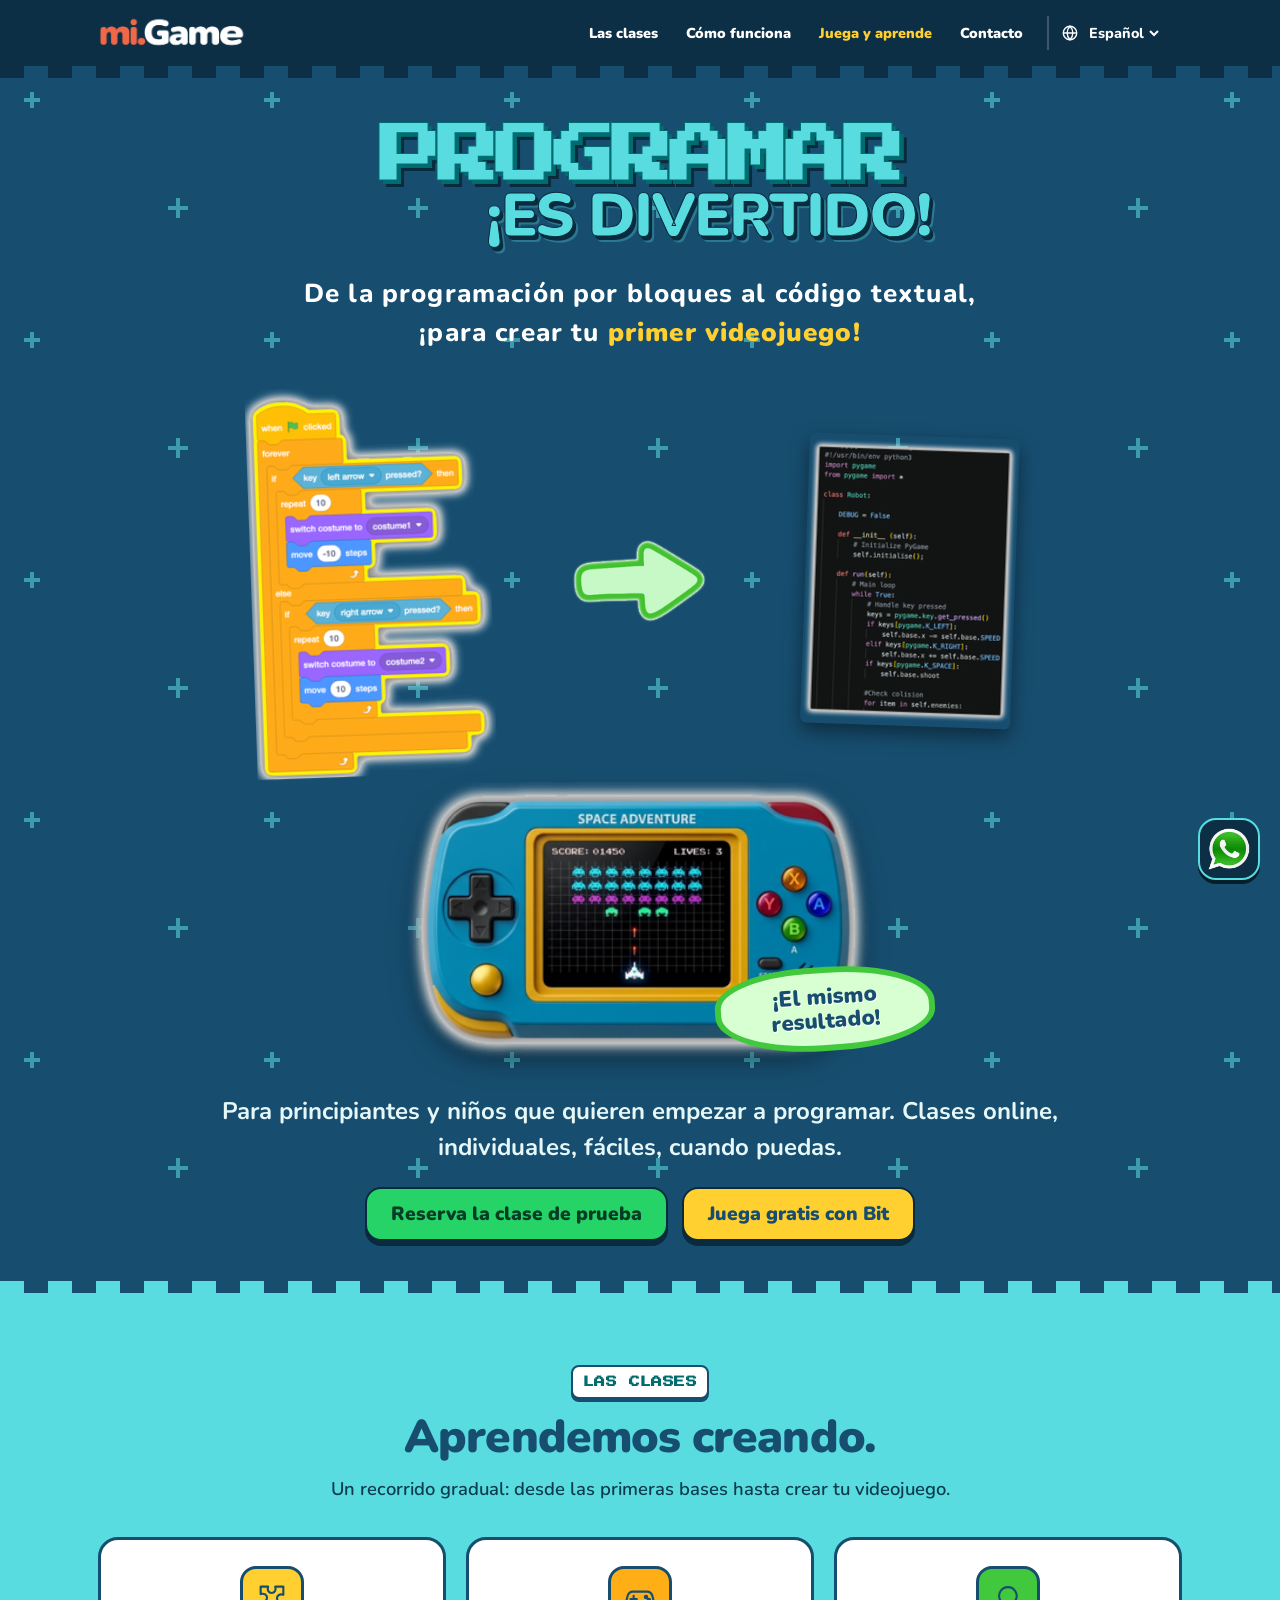
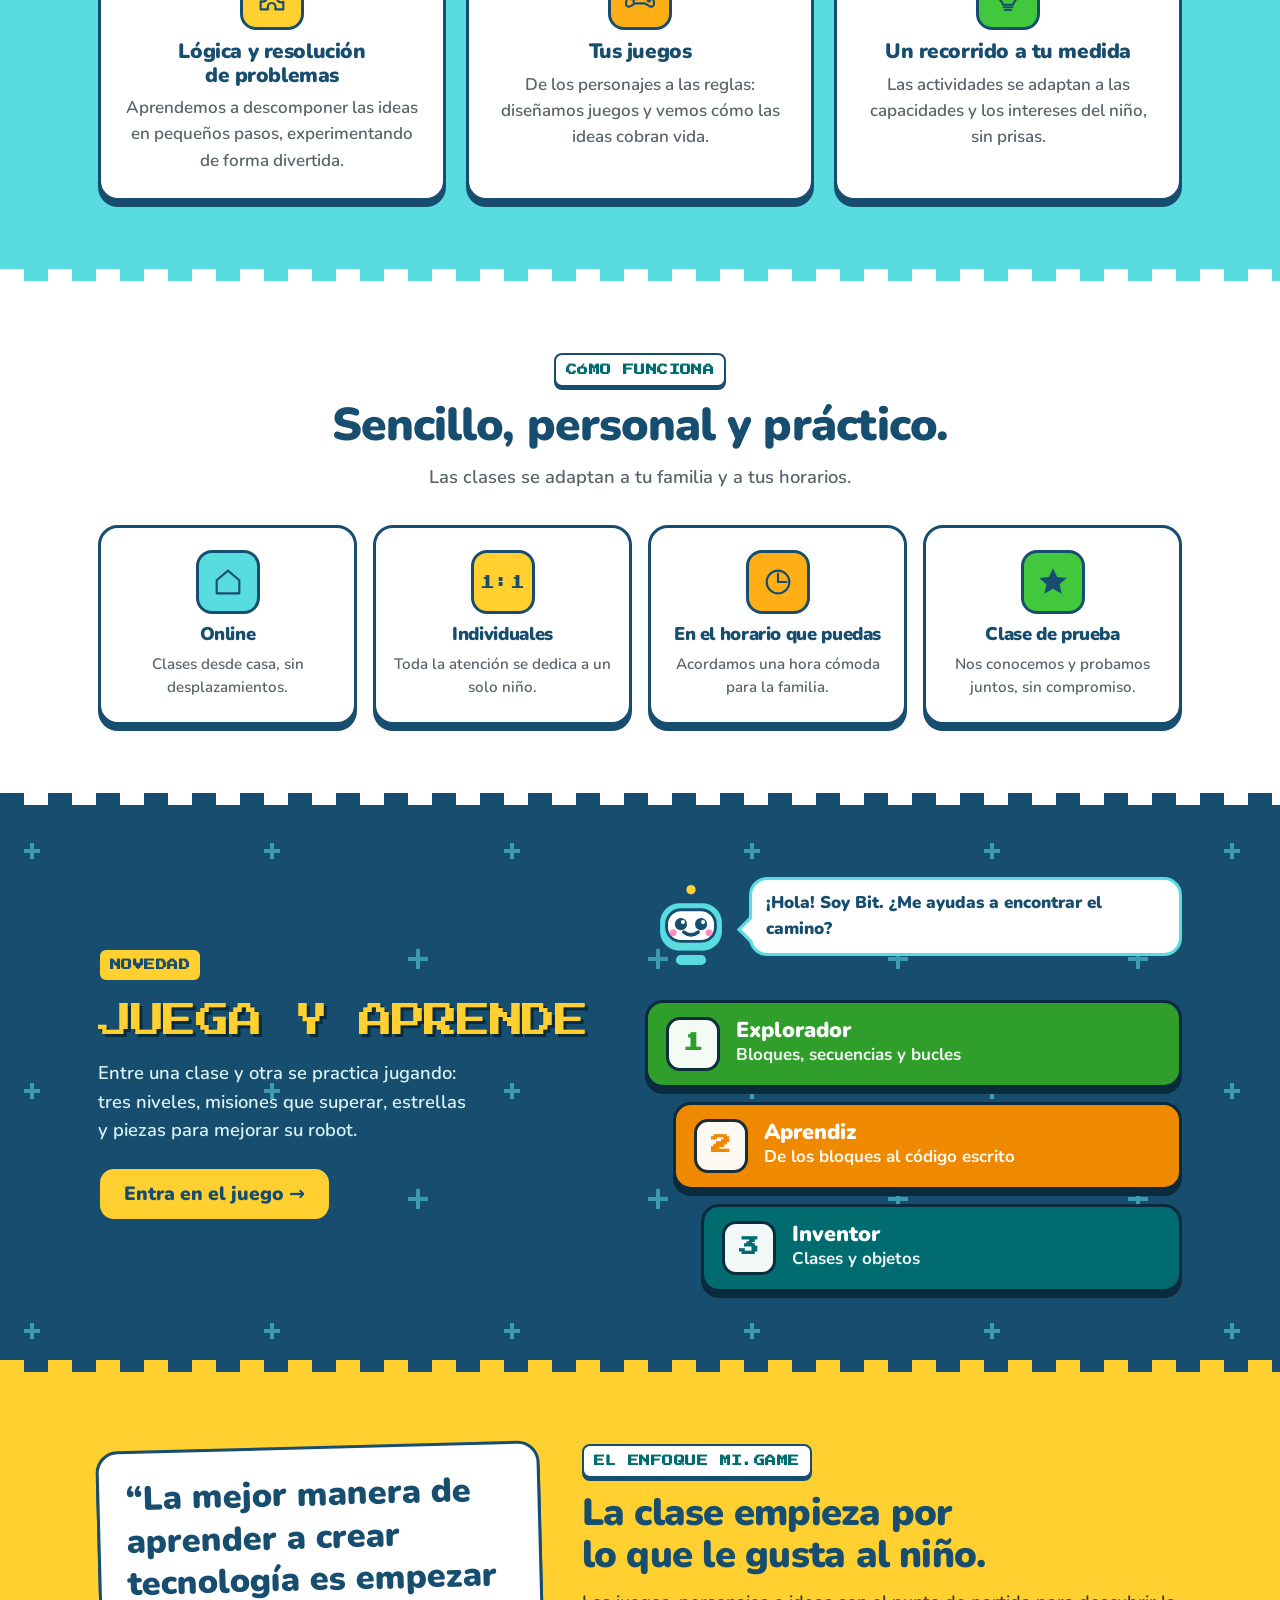
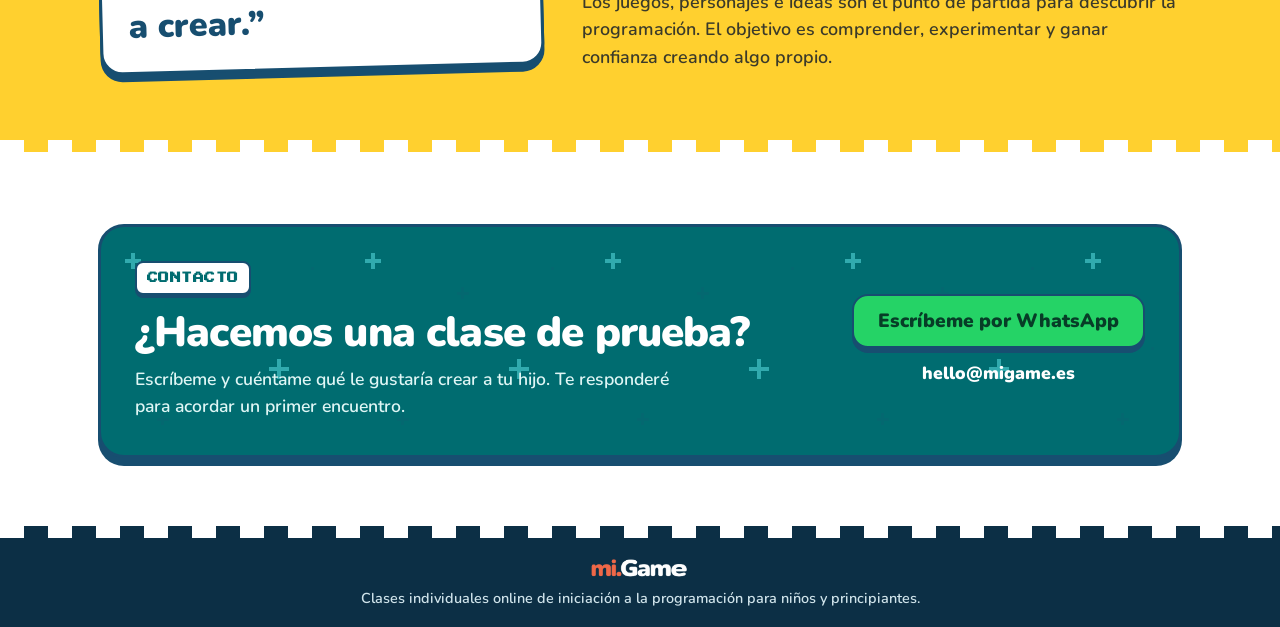
<file: es/index.html>
<!doctype html>
<!-- GENERATED by tools/build-home.js from tools/home-template.html. Do not edit by hand. -->
<html lang="es">
<head>
  <meta charset="utf-8">
  <meta name="viewport" content="width=device-width, initial-scale=1, viewport-fit=cover">
  <title>Clases de programación para niños y principiantes | mi.Game</title>
  <meta name="description" content="Clases individuales online de programación para niños y principiantes: de los bloques de Scratch al código de verdad, hasta su primer videojuego. En español, italiano e inglés.">
  <meta name="theme-color" content="#0c2f45">
  <link rel="canonical" href="https://migame.es/es/">
  <!-- the same page in the other languages (for Google) -->
  <link rel="alternate" hreflang="it" href="https://migame.es/">
  <link rel="alternate" hreflang="es" href="https://migame.es/es/">
  <link rel="alternate" hreflang="en" href="https://migame.es/en/">
  <link rel="alternate" hreflang="x-default" href="https://migame.es/">
  <!-- Preview when the link is shared (Facebook, WhatsApp, LinkedIn…) -->
  <meta property="og:type" content="website">
  <meta property="og:site_name" content="mi.Game">
  <meta property="og:url" content="https://migame.es/es/">
  <meta property="og:title" content="Clases de programación para niños y principiantes | mi.Game">
  <meta property="og:description" content="Clases individuales online de programación para niños y principiantes: de los bloques de Scratch al código de verdad, hasta su primer videojuego. En español, italiano e inglés.">
  <meta property="og:image" content="https://migame.es/assets/img/og-image.png">
  <meta property="og:image:width" content="1200">
  <meta property="og:image:height" content="630">
  <meta property="og:image:alt" content="mi.Game: de los bloques de Scratch al código de verdad">
  <meta property="og:locale" content="es_ES">
  <meta property="og:locale:alternate" content="it_IT">
  <meta property="og:locale:alternate" content="en_GB">
  <meta name="twitter:card" content="summary_large_image">
  <link rel="icon" type="image/png" href="../assets/img/favicon.png" sizes="32x32">
  <link rel="apple-touch-icon" href="../assets/img/apple-touch-icon.png">
  <link rel="preconnect" href="https://fonts.googleapis.com">
  <link rel="preconnect" href="https://fonts.gstatic.com" crossorigin>
  <link rel="stylesheet" href="https://fonts.googleapis.com/css2?family=Nunito:wght@500;600;700;800;900&family=Press+Start+2P&family=JetBrains+Mono:wght@400;600&display=swap">
  <link rel="stylesheet" href="../assets/site.css">
  <style>
    /* ===== home page ===== */
    .band { position: relative; }
    .band-in { padding-block: 60px 68px; }
    .kicker { display: inline-block; font-family: var(--f-pixel); font-size: 11px; letter-spacing: .04em; text-transform: uppercase; color: var(--teal); background: #fff; border: 2px solid var(--navy); border-radius: 8px; padding: 7px 10px 6px; box-shadow: 0 3px 0 var(--navy); }
    .head { text-align: center; max-width: 760px; margin: 0 auto 34px; display: flex; flex-direction: column; align-items: center; gap: 12px; }
    .head h2 { font-size: clamp(30px, 4.2vw, 46px); color: var(--navy); }
    .head p { margin: 0; font-size: 1.15rem; color: var(--muted); }

    /* hero */
    .hero { background-color: var(--sky); background-image: var(--sparkles), linear-gradient(180deg, #fff 0%, var(--sky) 55%); background-size: 240px 240px, 100% 100%; overflow: hidden; }
    .hero .band-in { padding-block: 34px 40px; }
    .headline { text-align: center; margin: 0 auto 16px; max-width: 1050px; }
    /* first line in pixel font (PROGRAMMARE / PROGRAMAR / PROGRAMMING) */
    .pixel { display: block; font-family: var(--f-pixel); font-weight: 700; font-size: clamp(22px, 5.7vw, 62px); line-height: 1.48; letter-spacing: -.065em; color: var(--turq); -webkit-text-stroke: 1px var(--teal); text-shadow: 4px 4px 0 var(--teal), 7px 7px 0 #d2f5f4; overflow-wrap: anywhere; }
    /* overlapping second line (È DIVERTENTE!) */
    .bubble { position: relative; z-index: 2; display: block; margin: -20px 0 0 13%; font-family: var(--f-body); font-weight: 900; font-size: clamp(32px, 5.5vw, 61px); line-height: 1.05; letter-spacing: -2px; color: var(--turq); -webkit-text-stroke: 1px var(--navy); text-shadow: 3px 4px 0 var(--navy), 5px 6px 0 #d2f5f4; animation: wobble 4s ease-in-out infinite; transform-origin: 30% 60%; }
    @keyframes wobble { 0%, 100% { transform: rotate(-1.5deg); } 50% { transform: rotate(1deg) translateY(-3px); } }
    .tagline { font-size: clamp(17px, 2.25vw, 26px); font-weight: 800; letter-spacing: .045em; line-height: 1.5; text-align: center; max-width: 950px; margin: 26px auto 34px; }
    .tagline strong { font-weight: 900; color: var(--navy); background: linear-gradient(transparent 60%, var(--yellow) 60%); }

    .stage { position: relative; max-width: 980px; margin: 0 auto; }
    .demo { display: grid; grid-template-columns: minmax(0, 1fr) 150px minmax(0, 1fr); gap: 14px; align-items: center; max-width: 900px; margin: 0 auto 6px; }
    .asset { display: block; max-width: 100%; height: auto; margin: auto; object-fit: contain; }
    .scratch { width: min(240px, 100%); transform: rotate(-2deg); }
    .arrow { width: min(150px, 100%); animation: nudge 1.8s ease-in-out infinite; }
    @keyframes nudge { 50% { transform: translateX(8px); } }
    .python { width: min(210px, 100%); transform: rotate(2deg); border-radius: 6px; box-shadow: 0 6px 16px rgba(23,78,112,.18); }
    .gameWrap { position: relative; width: min(500px, 92%); margin: 6px auto 0; }
    .game { width: 100%; height: auto; display: block; filter: drop-shadow(0 10px 12px rgba(23,78,112,.18)); }
    .result { position: absolute; right: -9%; bottom: 3%; width: 44%; min-height: 66px; display: grid; place-items: center; padding: 12px 14px; background: #d7ffd1; border: 6px solid var(--green-b); border-radius: 42% 48% 43% 48%; color: var(--navy); font-weight: 900; font-size: clamp(15px, 2vw, 22px); line-height: 1.1; text-align: center; transform: rotate(-4deg); text-shadow: 1px 1px #fff; animation: float 3s ease-in-out infinite; }
    @keyframes float { 50% { transform: rotate(-2deg) translateY(-5px); } }
    .stage .spark { position: absolute; width: 26px; height: 26px; color: var(--turq); }
    .stage .s1 { left: -12px; top: 40%; } .stage .s2 { right: 18%; top: -14px; color: var(--yellow); } .stage .s3 { right: -12px; bottom: 30%; }
    .heroPitch { margin: 34px auto 0; text-align: center; font-size: clamp(18px, 2.2vw, 24px); font-weight: 700; line-height: 1.5; max-width: 900px; }
    .hero-cta { display: flex; gap: 14px; justify-content: center; flex-wrap: wrap; margin-top: 22px; }

    /* lessons */
    .b-lessons { background: var(--turq); --edge: var(--turq); }
    .b-lessons .head h2 { color: var(--navy); }
    .b-lessons .head p { color: #0d3c4f; }
    .cards { display: grid; grid-template-columns: repeat(3, minmax(0, 1fr)); gap: 20px; }
    .card { position: relative; background: #fff; border: 3px solid var(--navy); border-radius: 20px; padding: 26px 22px 24px; text-align: center; box-shadow: 0 6px 0 var(--navy); transition: transform .15s ease; }
    .card:hover { transform: translateY(-4px) rotate(-.6deg); }
    .card h3 { font-size: 1.3rem; margin: 10px 0 8px; color: var(--navy); }
    .card p { margin: 0; color: var(--muted); }
    .icon { width: 64px; height: 64px; margin: 0 auto; border-radius: 16px; display: grid; place-items: center; border: 3px solid var(--navy); color: var(--navy); }
    .icon svg { width: 34px; height: 34px; fill: none; stroke: currentColor; stroke-width: 3; stroke-linecap: round; stroke-linejoin: round; }
    .icon .star { fill: currentColor; stroke: none; }
    .icon b { font-family: var(--f-pixel); font-weight: 400; font-size: 15px; }
    .c-y .icon { background: var(--yellow); } .c-o .icon { background: var(--orange-b); } .c-g .icon { background: var(--green-b); } .c-t .icon { background: var(--turq); }

    /* how it works */
    .b-how { background: #fff; --edge: #fff; }
    .features { grid-template-columns: repeat(4, minmax(0, 1fr)); gap: 16px; }
    .features .card { padding: 22px 16px; }
    .features .card h3 { font-size: 1.15rem; }
    .features .card p { font-size: .95rem; }

    /* play & learn */
    .b-play { background-color: var(--navy); background-image: var(--sparkles); background-size: 240px 240px; color: #fff; }
    .play { display: grid; grid-template-columns: minmax(0, 1fr) minmax(0, 1.05fr); gap: 36px; align-items: center; }
    .play .kicker { color: var(--navy); background: var(--yellow); }
    .play h2 { font-family: var(--f-pixel); font-weight: 400; font-size: clamp(20px, 3vw, 34px); line-height: 1.4; letter-spacing: -.04em; color: var(--yellow); text-shadow: 3px 3px 0 #0a2a3d; margin: 16px 0 14px; }
    .play p { font-size: 1.15rem; color: #d9f3f6; margin: 0 0 22px; max-width: 34ch; }
    .bitbox { display: flex; align-items: flex-end; gap: 12px; margin-bottom: 18px; }
    .bitbox svg { width: 92px; height: 92px; flex: none; animation: bob 2.4s ease-in-out infinite; }
    @keyframes bob { 50% { transform: translateY(-7px) rotate(-3deg); } }
    .say { position: relative; background: #fff; color: var(--navy); border: 3px solid var(--turq); border-radius: 18px; padding: 10px 14px; font-weight: 900; margin-bottom: 26px; }
    .say::after { content: ""; position: absolute; left: -11px; bottom: 14px; width: 16px; height: 16px; background: #fff; border-left: 3px solid var(--turq); border-bottom: 3px solid var(--turq); transform: rotate(45deg); }
    .worlds { display: flex; flex-direction: column; gap: 14px; }
    .wcard { display: flex; align-items: center; gap: 16px; padding: 14px 18px; border-radius: 18px; border: 3px solid #0a2a3d; background: var(--w); color: #fff; box-shadow: 0 6px 0 #0a2a3d; text-decoration: none; transition: transform .15s ease; }
    .wcard:nth-child(2) { margin-left: 28px; } .wcard:nth-child(3) { margin-left: 56px; }
    .wcard:hover { transform: translateX(6px); }
    .wcard .wn { font-family: var(--f-pixel); font-size: 20px; width: 54px; height: 54px; flex: none; display: grid; place-items: center; background: #fff; color: var(--w); border: 3px solid #0a2a3d; border-radius: 14px; }
    .wcard b { display: block; font-size: 1.35rem; font-weight: 900; line-height: 1.1; }
    .wcard span { font-weight: 700; opacity: .95; }
    .w0 { --w: var(--w0); } .w1 { --w: var(--w1); } .w2 { --w: var(--teal); }

    /* quote / approach */
    .b-about { background: var(--yellow); --edge: var(--yellow); }
    .about { display: grid; grid-template-columns: .85fr 1.15fr; gap: 40px; align-items: center; }
    .quote { font-size: clamp(24px, 3vw, 34px); font-weight: 900; line-height: 1.25; color: var(--navy); background: #fff; border: 3px solid var(--navy); border-radius: 22px; padding: 24px 26px; box-shadow: 0 7px 0 var(--navy); transform: rotate(-1.5deg); }
    .about h2 { font-size: clamp(26px, 3.4vw, 38px); color: var(--navy); margin: 14px 0 12px; }
    .about p { font-size: 1.12rem; color: #3b3a2a; margin: 0; }

    /* contact */
    .b-contact { background: #fff; }
    .contact { background-color: var(--teal); background-image: var(--sparkles); background-size: 240px 240px; color: #fff; border: 3px solid var(--navy); border-radius: 26px; padding: 34px; box-shadow: 0 8px 0 var(--navy); display: grid; grid-template-columns: minmax(0, 1fr) auto; gap: 26px; align-items: center; }
    .contact .kicker { color: var(--teal); }
    .contact h2 { font-size: clamp(28px, 3.8vw, 42px); margin: 14px 0 10px; }
    .contact p { margin: 0; color: #dff6f5; max-width: 560px; font-size: 1.1rem; }
    .contactDetails { display: flex; flex-direction: column; gap: 12px; align-items: stretch; }
    .contactDetails .email { color: #fff; text-align: center; font-weight: 900; font-size: 1.1rem; text-decoration: none; word-break: break-word; }
    .contactDetails .email:hover { text-decoration: underline; }

    .whatsapp-float { position: fixed; right: max(20px, env(safe-area-inset-right, 0px)); bottom: calc(20px + env(safe-area-inset-bottom, 0px)); z-index: 60; width: 62px; height: 62px; display: block; transition: transform .18s ease; }
    .whatsapp-float:hover { transform: translateY(-3px) scale(1.05); }
    .whatsapp-float img { width: 100%; height: 100%; display: block; }

    @media (max-width: 860px) {
      .cards, .features { grid-template-columns: repeat(2, minmax(0, 1fr)); }
      .cards:not(.features) { grid-template-columns: minmax(0, 1fr); }
      .play, .about, .contact { grid-template-columns: minmax(0, 1fr); }
      .contact { padding: 26px; }
      .wcard:nth-child(2), .wcard:nth-child(3) { margin-left: 0; }
    }
    @media (max-width: 720px) {
      /* phone: bigger pixel line (11 letters fill the width) and less overlap from the second line */
      .pixel { font-size: min(8.3vw, 46px); line-height: 1.3; text-shadow: 3px 3px 0 var(--teal), 5px 5px 0 #d2f5f4; }
      .bubble { margin: -4px 0 0 3%; font-size: clamp(29px, 8vw, 44px); }
      .tagline { letter-spacing: 0; margin: 22px auto; }
      .demo { grid-template-columns: minmax(0, 1fr) 60px minmax(0, 1fr); gap: 6px; }
      .scratch, .python { width: 100%; }
      .arrow { width: 60px; }
      .gameWrap { width: 88%; }
      .result { right: -6%; width: 50%; border-width: 4px; min-height: 48px; padding: 8px; }
      .band-in { padding-block: 44px 52px; }
      .whatsapp-float { width: 54px; height: 54px; right: 12px; bottom: calc(12px + env(safe-area-inset-bottom, 0px)); }
    }
    @media (max-width: 460px) {
      .features { grid-template-columns: minmax(0, 1fr); }
      .hero-cta .btn { width: 100%; }
    }

    /* night-sky opening (v1.2) */
    .hero { background-color: var(--navy); background-image: var(--sparkles); background-size: 240px 240px; color: #fff; }
    .hero .band-in { padding-top: 46px; }
    .pixel { text-shadow: 4px 4px 0 var(--teal), 7px 7px 0 #0a2a3d; }
    .bubble { -webkit-text-stroke: 1px #0a2a3d; text-shadow: 3px 4px 0 #0a2a3d, 5px 6px 0 rgba(88,220,224,.3); }
    .tagline strong { color: var(--yellow); background: none; }
    .heroPitch { color: #e6f7f8; }
    .python { box-shadow: 0 8px 20px rgba(0,0,0,.45); }
    .game { filter: drop-shadow(0 10px 14px rgba(0,0,0,.45)); }
    .hero .btn { box-shadow: 0 5px 0 #0a2a3d; border-color: #0a2a3d; }

  </style>
</head>
<body>
  <header id="head"></header>
  <main>
    <section class="band hero">
      <div class="wrap band-in">
        <h1 class="headline"><span class="pixel" data-t="title1">PROGRAMAR</span><span class="bubble" data-t="title2">¡ES DIVERTIDO!</span></h1>
        <p class="tagline" data-t="tagline">De la programación por bloques al código textual,<br>¡para crear tu <strong>primer videojuego!</strong></p>
        <div class="stage">
          <div class="demo" data-t-label="demoLabel">
            <img class="asset scratch" src="../assets/img/scratch.png" alt="Ejemplo de programación por bloques" data-t-alt="altScratch" width="220" height="358">
            <img class="asset arrow" src="../assets/img/arrow.png" alt="" width="186" height="105">
            <img class="asset python" src="../assets/img/python.png" alt="Ejemplo de código textual" data-t-alt="altPython" width="198" height="273">
          </div>
          <div class="gameWrap">
            <img class="game" src="../assets/img/game.png" alt="Videojuego en una consola portátil" data-t-alt="altGame" width="426" height="236">
            <div class="result" data-t="result">¡El mismo resultado!</div>
          </div>
        </div>
        <p class="heroPitch" data-t="pitch1">Para principiantes y niños que quieren empezar a programar. Clases <strong>online</strong>, <strong>individuales</strong>, <strong>fáciles</strong>, <strong>cuando puedas</strong>.</p>
        <div class="hero-cta">
          <a class="btn btn-wa btn-big contactWhatsapp" href="#" target="_blank" rel="noopener noreferrer" data-t="ctaTrial">Reserva la clase de prueba</a>
          <a class="btn btn-sun btn-big" href="../learn/index.html" data-t="ctaPlay" data-learn>Juega gratis con Bit</a>
        </div>
      </div>
    </section>

    <div class="pixel-edge" style="--edge: var(--turq); background-color: var(--navy)"></div>
    <section class="band b-lessons" id="lezioni">
      <div class="wrap band-in">
        <div class="head"><span class="kicker" data-t="k1">Las clases</span><h2 data-t="h1">Aprendemos creando.</h2><p data-t="intro">Un recorrido gradual: desde las primeras bases hasta crear tu videojuego.</p></div>
        <div class="cards">
          <article class="card c-y"><div class="icon" aria-hidden="true"><svg viewBox="0 0 48 48"><path d="M8 8h10.5c-1.7 4.8.8 9 5 9s6.8-4.2 5-9H40v11.5c-4.9-1.8-9 .8-9 5s4.1 6.8 9 5V40H28.5c1.8-4.9-.8-9-5-9s-6.7 4.1-5 9H8V28.5c4.9 1.8 9-.8 9-5s-4.1-6.7-9-5Z"/></svg></div><h3 data-t="l1h">Lógica y resolución de problemas</h3><p data-t="l1p">Aprendemos a descomponer las ideas en pequeños pasos, experimentando de forma divertida.</p></article>
          <article class="card c-o"><div class="icon" aria-hidden="true"><svg viewBox="0 0 48 48"><path d="M14 15h20c4.1 0 6.7 2.7 7.7 6.7l2.1 9.1c.9 4-3.4 7-6.7 4.8l-6.1-4.1H17l-6.1 4.1c-3.3 2.2-7.6-.8-6.7-4.8l2.1-9.1C7.3 17.7 9.9 15 14 15Z"/><path d="M15 21v9M10.5 25.5h9"/><circle cx="32.5" cy="22.5" r="1.7"/><circle cx="36.5" cy="27" r="1.7"/></svg></div><h3 data-t="l2h">Tus juegos</h3><p data-t="l2p">De los personajes a las reglas: diseñamos juegos y vemos cómo las ideas cobran vida.</p></article>
          <article class="card c-g"><div class="icon" aria-hidden="true"><svg viewBox="0 0 48 48"><path d="M17 33.5c-.8-3.1-2.6-4.5-4.3-7.1A12.4 12.4 0 1 1 35.3 26c-1.7 2.8-3.5 4.4-4.3 7.5Z"/><path d="M18 37h12M19.5 41h9"/></svg></div><h3 data-t="l3h">Un recorrido a tu medida</h3><p data-t="l3p">Las actividades se adaptan a las capacidades y los intereses del niño, sin prisas.</p></article>
        </div>
      </div>
    </section>

    <div class="pixel-edge" style="--edge: #fff; background-color: var(--turq)"></div>
    <section class="band b-how" id="metodo">
      <div class="wrap band-in">
        <div class="head"><span class="kicker" data-t="k2">Cómo funciona</span><h2 data-t="h2">Sencillo, personal y práctico.</h2><p data-t="intro2">Las clases se adaptan a tu familia y a tus horarios.</p></div>
        <div class="cards features">
          <article class="card c-t"><div class="icon" aria-hidden="true"><svg viewBox="0 0 48 48"><path d="M8 21.5 24 8l16 13.5V40H8Z"/></svg></div><h3 data-t="f1h">Online</h3><p data-t="f1p">Clases desde casa, sin desplazamientos.</p></article>
          <article class="card c-y"><div class="icon" aria-hidden="true"><b>1:1</b></div><h3 data-t="f2h">Individuales</h3><p data-t="f2p">Toda la atención se dedica a un solo niño.</p></article>
          <article class="card c-o"><div class="icon" aria-hidden="true"><svg viewBox="0 0 48 48"><circle cx="24" cy="24" r="16"/><path d="M24 12v12h12"/></svg></div><h3 data-t="f3h">En el horario que puedas</h3><p data-t="f3p">Acordamos una hora cómoda para la familia.</p></article>
          <article class="card c-g"><div class="icon" aria-hidden="true"><svg viewBox="0 0 48 48"><path class="star" d="M24 4.5 29.9 17l13.6 1.2-10.2 9.1 3 13.3L24 33.5 11.7 40.6l3-13.3-10.2-9.1L18.1 17Z"/></svg></div><h3 data-t="f4h">Clase de prueba</h3><p data-t="f4p">Nos conocemos y probamos juntos, sin compromiso.</p></article>
        </div>
      </div>
    </section>

    <div class="pixel-edge" style="--edge: var(--navy); background-color: #fff" data-learn></div>
    <section class="band b-play" id="gioca" data-learn>
      <div class="wrap band-in play">
        <div>
          <span class="kicker" data-t="pk">Novedad</span>
          <h2 data-t="ph">JUEGA Y APRENDE</h2>
          <p data-t="pp">Entre una clase y otra se practica jugando: tres niveles, misiones que superar, estrellas y piezas para mejorar su robot.</p>
          <a class="btn btn-sun btn-big" href="../learn/index.html" data-t="pcta">Entra en el juego →</a>
        </div>
        <div>
          <div class="bitbox"><span id="bit-play"></span><div class="say" data-t="psay">¡Hola! Soy Bit. ¿Me ayudas a encontrar el camino?</div></div>
          <div class="worlds">
            <a class="wcard w0" href="../learn/index.html"><span class="wn">1</span><div><b data-t="w1t">Explorador</b><span data-t="w1p">Bloques, secuencias y bucles</span></div></a>
            <a class="wcard w1" href="../learn/index.html"><span class="wn">2</span><div><b data-t="w2t">Aprendiz</b><span data-t="w2p">De los bloques al código escrito</span></div></a>
            <a class="wcard w2" href="../learn/index.html"><span class="wn">3</span><div><b data-t="w3t">Inventor</b><span data-t="w3p">Clases y objetos</span></div></a>
          </div>
        </div>
      </div>
    </section>

    <div class="pixel-edge" id="edge-about" style="--edge: var(--yellow); background-color: var(--navy)"></div>
    <section class="band b-about">
      <div class="wrap band-in about">
        <div class="quote" data-t="quote">“La mejor manera de aprender a crear tecnología es empezar a crear.”</div>
        <div><span class="kicker" data-t="k3">El enfoque mi.Game</span><h2 data-t="h3">La clase empieza por lo que le gusta al niño.</h2><p data-t="about">Los juegos, personajes e ideas son el punto de partida para descubrir la programación. El objetivo es comprender, experimentar y ganar confianza creando algo propio.</p></div>
      </div>
    </section>

    <div class="pixel-edge" style="--edge: #fff; background-color: var(--yellow)"></div>
    <section class="band b-contact" id="contatti">
      <div class="wrap band-in">
        <div class="contact">
          <div><span class="kicker" data-t="k4">Contacto</span><h2 data-t="h4">¿Hacemos una clase de prueba?</h2><p data-t="contact">Escríbeme y cuéntame qué le gustaría crear a tu hijo. Te responderé para acordar un primer encuentro.</p></div>
          <div class="contactDetails">
            <a class="btn btn-wa btn-big contactWhatsapp" href="#" target="_blank" rel="noopener noreferrer" data-t="whatsapp">Escríbeme por WhatsApp</a>
            <a class="email contactEmail" href="mailto:hello@migame.es">hello@migame.es</a>
          </div>
        </div>
      </div>
    </section>
  </main>
  <footer id="foot"></footer>
  <a class="whatsapp-float contactWhatsapp" href="#" target="_blank" rel="noopener noreferrer" title="WhatsApp"><img src="../assets/img/whatsapp.png" alt="WhatsApp" width="160" height="160"></a>

  <script src="../assets/site.js"></script>
  <script>
  /* This page is in one language: / = Italian, /es/ = Spanish, /en/ = English. */
  var PAGE_LANG = "es", ROOT = "../";
  (function () {
    /* Only the main address (/) sends visitors to their language: the one they chose before,
       otherwise the browser's. Search engines and link previews are never redirected. */
    if (PAGE_LANG !== "it" || /bot|crawl|spider|slurp|lighthouse|preview|facebookexternalhit|whatsapp|telegram/i.test(navigator.userAgent)) return;
    var want = MGSite.savedLang() || MGSite.browserLang();
    if (want && want !== "it") location.replace(MGSite.homeOf(want, ROOT) + location.hash);
  })();
  MGSite.useLang(PAGE_LANG);
  var PHONE = "393470328993", EMAIL = "hello@migame.es";
  var T = {
    it: { pageTitle: "Lezioni di programmazione per bambini e principianti | mi.Game", title1: "PROGRAMMARE", title2: "È DIVERTENTE!",
      tagline: "Dal linguaggio a blocchi al codice testuale,<br>per creare il tuo <strong>primo piccolo videogioco!</strong>",
      result: "Stesso risultato!", pitch1: "Per principianti e bambini che vogliono iniziare a scrivere codice. Lezioni <strong>online</strong>, <strong>individuali</strong>, <strong>facili</strong>, <strong>quando puoi</strong>.",
      ctaTrial: "Prenota la lezione di prova", ctaPlay: "Gioca gratis con Bit",
      altScratch: "Esempio di programmazione a blocchi", altPython: "Esempio di codice testuale", altGame: "Videogioco su console portatile", demoLabel: "Dal codice a blocchi al codice testuale",
      k1: "Le lezioni", h1: "Impariamo creando.", intro: "Un percorso graduale: dalle prime basi alla creazione del tuo videogioco.",
      l1h: "Logica e problem solving", l1p: "Impariamo a scomporre le idee in piccoli passi, sperimentando in modo divertente.",
      l2h: "I tuoi giochi", l2p: "Dai personaggi alle regole: progettiamo giochi e vediamo le idee prendere vita.",
      l3h: "Un percorso su misura", l3p: "Le attività si adattano alle capacità e agli interessi del bambino, senza fretta.",
      k2: "Come funziona", h2: "Semplice, personale, pratico.", intro2: "Le lezioni si adattano alla tua famiglia e ai tuoi tempi.",
      f1h: "Online", f1p: "Lezioni da casa, senza spostamenti.", f2h: "Individuali", f2p: "Tutta l'attenzione è dedicata a un solo bambino.",
      f3h: "All'orario che puoi", f3p: "Concordiamo un orario comodo per la famiglia.", f4h: "Lezione di prova", f4p: "Ci conosciamo e proviamo insieme, senza impegno.",
      pk: "Novità", ph: "GIOCA E IMPARA", pp: "Tra una lezione e l'altra ci si allena giocando: tre livelli, missioni da superare, stelle e pezzi per potenziare il proprio robot.",
      pcta: "Entra nel gioco →", psay: "Ciao! Sono Bit. Mi aiuti a trovare la strada?",
      w1t: "Esploratore", w1p: "Blocchi, sequenze e cicli", w2t: "Apprendista", w2p: "Dai blocchi al codice scritto", w3t: "Inventore", w3p: "Classi e oggetti",
      quote: "“Il modo migliore per imparare a creare tecnologia è iniziare a creare.”", k3: "L'approccio mi.Game", h3: "La lezione parte da ciò che piace al bambino.",
      about: "Giochi, personaggi e idee diventano il punto di partenza per scoprire la programmazione. L'obiettivo è capire, sperimentare e acquisire fiducia creando qualcosa di proprio.",
      k4: "Contatti", h4: "Facciamo una lezione di prova?", contact: "Scrivimi e raccontami cosa piacerebbe creare a tuo figlio. Ti rispondo per concordare un primo incontro.",
      whatsapp: "Scrivimi su WhatsApp",
      whatsappMessage: "Ciao! Ho visto il sito mi.Game e vorrei avere informazioni sulle lezioni di programmazione.",
      emailSubject: "Informazioni sulle lezioni mi.Game", emailBody: "Buongiorno, ho visto il sito mi.Game e vorrei ricevere maggiori informazioni sulle lezioni. Grazie!" },
    es: { pageTitle: "Clases de programación para niños y principiantes | mi.Game", title1: "PROGRAMAR", title2: "¡ES DIVERTIDO!",
      tagline: "De la programación por bloques al código textual,<br>¡para crear tu <strong>primer videojuego!</strong>",
      result: "¡El mismo resultado!", pitch1: "Para principiantes y niños que quieren empezar a programar. Clases <strong>online</strong>, <strong>individuales</strong>, <strong>fáciles</strong>, <strong>cuando puedas</strong>.",
      ctaTrial: "Reserva la clase de prueba", ctaPlay: "Juega gratis con Bit",
      altScratch: "Ejemplo de programación por bloques", altPython: "Ejemplo de código textual", altGame: "Videojuego en una consola portátil", demoLabel: "Del código por bloques al código textual",
      k1: "Las clases", h1: "Aprendemos creando.", intro: "Un recorrido gradual: desde las primeras bases hasta crear tu videojuego.",
      l1h: "Lógica y resolución de problemas", l1p: "Aprendemos a descomponer las ideas en pequeños pasos, experimentando de forma divertida.",
      l2h: "Tus juegos", l2p: "De los personajes a las reglas: diseñamos juegos y vemos cómo las ideas cobran vida.",
      l3h: "Un recorrido a tu medida", l3p: "Las actividades se adaptan a las capacidades y los intereses del niño, sin prisas.",
      k2: "Cómo funciona", h2: "Sencillo, personal y práctico.", intro2: "Las clases se adaptan a tu familia y a tus horarios.",
      f1h: "Online", f1p: "Clases desde casa, sin desplazamientos.", f2h: "Individuales", f2p: "Toda la atención se dedica a un solo niño.",
      f3h: "En el horario que puedas", f3p: "Acordamos una hora cómoda para la familia.", f4h: "Clase de prueba", f4p: "Nos conocemos y probamos juntos, sin compromiso.",
      pk: "Novedad", ph: "JUEGA Y APRENDE", pp: "Entre una clase y otra se practica jugando: tres niveles, misiones que superar, estrellas y piezas para mejorar su robot.",
      pcta: "Entra en el juego →", psay: "¡Hola! Soy Bit. ¿Me ayudas a encontrar el camino?",
      w1t: "Explorador", w1p: "Bloques, secuencias y bucles", w2t: "Aprendiz", w2p: "De los bloques al código escrito", w3t: "Inventor", w3p: "Clases y objetos",
      quote: "“La mejor manera de aprender a crear tecnología es empezar a crear.”", k3: "El enfoque mi.Game", h3: "La clase empieza por lo que le gusta al niño.",
      about: "Los juegos, personajes e ideas son el punto de partida para descubrir la programación. El objetivo es comprender, experimentar y ganar confianza creando algo propio.",
      k4: "Contacto", h4: "¿Hacemos una clase de prueba?", contact: "Escríbeme y cuéntame qué le gustaría crear a tu hijo. Te responderé para acordar un primer encuentro.",
      whatsapp: "Escríbeme por WhatsApp",
      whatsappMessage: "¡Hola! He visto la web de mi.Game y me gustaría recibir información sobre las clases de programación.",
      emailSubject: "Información sobre las clases de mi.Game", emailBody: "Buenos días, he visto la web de mi.Game y me gustaría recibir más información sobre las clases. ¡Gracias!" },
    en: { pageTitle: "Coding lessons for kids and beginners | mi.Game", title1: "PROGRAMMING", title2: "IS FUN!",
      tagline: "From block-based coding to text-based code,<br>to create your <strong>very first video game!</strong>",
      result: "Same result!", pitch1: "For beginners and kids who want to start coding. Lessons that are <strong>online</strong>, <strong>one-to-one</strong>, <strong>easy</strong>, <strong>when it suits you</strong>.",
      ctaTrial: "Book a trial lesson", ctaPlay: "Play free with Bit",
      altScratch: "Block-based coding example", altPython: "Text-based code example", altGame: "Video game on a handheld console", demoLabel: "From block code to text code",
      k1: "Lessons", h1: "We learn by creating.", intro: "A step-by-step path, from the basics to creating your own video game.",
      l1h: "Logic and problem-solving", l1p: "We learn to break ideas into small steps and experiment in a fun way.",
      l2h: "Your games", l2p: "From characters to rules, we design games and bring ideas to life.",
      l3h: "A path tailored to you", l3p: "Activities adapt to each child’s abilities and interests, without rushing.",
      k2: "How it works", h2: "Simple, personal, hands-on.", intro2: "Lessons fit your family and your schedule.",
      f1h: "Online", f1p: "Lessons from home, with no travel.", f2h: "One-to-one", f2p: "Each lesson focuses on one child.",
      f3h: "At a time that suits you", f3p: "We agree on a time that works for your family.", f4h: "Trial lesson", f4p: "Meet, try a lesson and see how it feels, with no commitment.",
      pk: "New", ph: "PLAY & LEARN", pp: "Between lessons, kids practise by playing: three levels, missions to beat, stars and parts to upgrade their robot.",
      pcta: "Enter the game →", psay: "Hi! I'm Bit. Can you help me find the way?",
      w1t: "Explorer", w1p: "Blocks, sequences and loops", w2t: "Apprentice", w2p: "From blocks to written code", w3t: "Inventor", w3p: "Classes and objects",
      quote: "“The best way to learn to create technology is to start creating.”", k3: "The mi.Game approach", h3: "Lessons start with what your child enjoys.",
      about: "Games, characters and ideas become a starting point for discovering coding. The goal is to understand, experiment and build confidence by making something of their own.",
      k4: "Contact", h4: "Shall we try a trial lesson?", contact: "Message me and tell me what your child would like to create. I’ll reply so we can arrange a first meeting.",
      whatsapp: "Message me on WhatsApp",
      whatsappMessage: "Hi! I saw the mi.Game website and would like information about the coding lessons.",
      emailSubject: "Information about mi.Game lessons", emailBody: "Hello, I saw the mi.Game website and would like to receive more information about the lessons. Thank you!" }
  };

  function paint() {
    var d = T[PAGE_LANG] || T.it;
    document.title = d.pageTitle;
    MGSite.header(document.getElementById("head"), { root: ROOT, active: "home" });
    MGSite.footer(document.getElementById("foot"), { root: ROOT, active: "home" });
    document.querySelectorAll("[data-t]").forEach(function (el) { var v = d[el.dataset.t]; if (v !== undefined) el.innerHTML = v; });
    document.querySelectorAll("[data-t-alt]").forEach(function (el) { el.alt = d[el.dataset.tAlt] || ""; });
    document.querySelectorAll("[data-t-label]").forEach(function (el) { el.setAttribute("aria-label", d[el.dataset.tLabel] || ""); });
    var wa = "https://wa.me/" + PHONE + "?text=" + encodeURIComponent(d.whatsappMessage);
    document.querySelectorAll(".contactWhatsapp").forEach(function (el) { el.href = wa; });
    document.querySelectorAll(".contactEmail").forEach(function (el) { el.href = "mailto:" + EMAIL + "?subject=" + encodeURIComponent(d.emailSubject) + "&body=" + encodeURIComponent(d.emailBody); });
    document.getElementById("bit-play").innerHTML = MGSite.bit("#58dce0");
    document.querySelectorAll("[data-learn]").forEach(function (el) { el.hidden = !MGSite.showLearn; });
    document.getElementById("edge-about").style.backgroundColor = MGSite.showLearn ? "var(--navy)" : "#fff";
    spy();
  }
  /* highlight the menu item of the section on screen */
  var current = "";
  function spy() {
    var mid = window.innerHeight * 0.35, cur = "";
    ["lezioni", "metodo", "gioca", "contatti"].forEach(function (id) {
      var el = document.getElementById(id);
      if (el && !el.hidden && el.getBoundingClientRect().top < mid) cur = id;
    });
    current = cur;
    document.querySelectorAll("#site-nav a[data-sec]").forEach(function (a) {
      if (a.dataset.sec === cur) a.setAttribute("aria-current", "true"); else a.removeAttribute("aria-current");
    });
  }
  window.addEventListener("scroll", spy, { passive: true });
  paint();
  /* choosing another language in the menu opens that language's page */
  MGSite.onLang(function (l) { if (l !== PAGE_LANG) location.href = MGSite.homeOf(l, ROOT) + location.hash; });
  </script>
</body>
</html>
</file>
<file: assets/site.css>
/* mi.Game — shared look for the whole site (home + Play & learn).
   Brand: logo rust + brown, teal / turquoise / navy, yellow, orange, green.
   Type: Nunito (text and titles) + Press Start 2P (pixel accents).
   Style: playful "game" stickers: navy outlines, hard shadows, pixel details. One bright theme on purpose. */
:root {
  color-scheme: light;
  /* brand */
  --teal: #006c70;
  --turq: #58dce0;
  --navy: #174e70;
  --rust: #aa3e2a;
  --brown: #633827;
  --yellow: #ffd02f;
  --orange-b: #ffae16;
  --green-b: #42c83d;

  /* surfaces & text */
  --sky: #e8fbfa;
  --sky-dot: #c4eeec;
  --card: #ffffff;
  --soft: #f1fbfb;
  --ink: #17191f;
  --muted: #59636b;
  --line: #174e70;
  --hair: #d9e7e8;

  /* roles used by the app */
  --primary: #006c70;
  --sun: #ffd02f;
  --sun-soft: #fff5c9;
  --coral: #c9472f;
  --coral-dark: #aa3e2a;
  --grass: #2f9e2b;
  --grass-soft: #dcf7d9;
  --ocean: #006c70;
  --ocean-soft: #d3f4f3;
  --grape: #174e70;
  --grape-soft: #dbe8f1;
  --orange: #ef8a00;
  --orange-soft: #ffefd1;
  --pink: #ff8cc6;

  --ok: #2f9e2b;
  --ok-soft: #dcf7d9;
  --bad: #c9472f;
  --bad-soft: #ffe2dc;

  --w0: #2f9e2b; --w0-soft: #e4f8e1;
  --w1: #ef8a00; --w1-soft: #fff1da;
  --w2: #006c70; --w2-soft: #dcf6f5;

  --f-display: "Nunito", system-ui, -apple-system, sans-serif;
  --f-body: "Nunito", system-ui, -apple-system, sans-serif;
  --f-pixel: "Press Start 2P", ui-monospace, monospace;
  --f-code: "JetBrains Mono", ui-monospace, Menlo, Consolas, monospace;

  --s-xs: .8125rem; --s-sm: .9375rem; --s-md: 1.0625rem; --s-lg: 1.375rem; --s-xl: 1.875rem; --s-xxl: 2.6rem;
  --r: 20px;
  --bw: 2.5px;
  --pop: 0 5px 0 var(--line);
  --pop-sm: 0 3px 0 var(--line);

  /* little pixel sparkles, like the flyer */
  --sparkles: url("data:image/svg+xml,%3Csvg xmlns='http://www.w3.org/2000/svg' width='240' height='240' shape-rendering='crispEdges'%3E%3Cg fill='%2358dce0' opacity='.55'%3E%3Crect x='30' y='26' width='4' height='16'/%3E%3Crect x='24' y='32' width='16' height='4'/%3E%3Crect x='176' y='132' width='4' height='20'/%3E%3Crect x='168' y='140' width='20' height='4'/%3E%3C/g%3E%3Cg fill='%23174e70' opacity='.16'%3E%3Crect x='120' y='60' width='3' height='12'/%3E%3Crect x='115.5' y='64.5' width='12' height='3'/%3E%3Crect x='60' y='186' width='3' height='12'/%3E%3Crect x='55.5' y='190.5' width='12' height='3'/%3E%3Crect x='210' y='40' width='3' height='3'/%3E%3Crect x='90' y='120' width='3' height='3'/%3E%3C/g%3E%3C/svg%3E");
}

* { box-sizing: border-box; }
[hidden] { display: none !important; }
html { scroll-behavior: smooth; }
html, body { margin: 0; }
body {
  background-color: #fff;
  color: var(--ink);
  font-family: var(--f-body); font-size: var(--s-md); line-height: 1.55; font-weight: 600;
  -webkit-font-smoothing: antialiased;
}
button, input, select, textarea { font: inherit; color: inherit; }
a { color: var(--teal); font-weight: 800; }
:focus-visible { outline: 3px solid var(--turq); outline-offset: 3px; border-radius: 8px; }
h1, h2, h3 { font-family: var(--f-display); font-weight: 900; line-height: 1.12; text-wrap: balance; margin: 0; letter-spacing: -.02em; }
code { font-family: var(--f-code); font-size: .86em; background: var(--soft); border: 1.5px solid var(--hair); padding: .02em .35em; border-radius: 7px; font-weight: 500; }

.wrap {
  max-width: 1120px; margin: 0 auto;
  padding-left: max(18px, env(safe-area-inset-left, 0px));
  padding-right: max(18px, env(safe-area-inset-right, 0px));
}

/* ---------- header ---------- */
body::before { content: ""; position: fixed; inset: 0 0 auto; height: env(safe-area-inset-top, 0px); z-index: 10; background: #fff; }
.site-head { position: sticky; top: env(safe-area-inset-top, 0px); z-index: 50; background: rgba(255,255,255,.97); border-bottom: 3px solid var(--turq); box-shadow: 0 2px 8px rgba(23,78,112,.06); }
.site-head .wrap { position: relative; display: flex; align-items: center; gap: 12px 20px; min-height: 70px; padding-block: 6px; }
.logo { display: inline-flex; align-items: center; text-decoration: none; flex: 0 1 auto; }
.logo img { display: block; width: 160px; max-width: 100%; height: auto; }
.nav { display: flex; gap: 4px; margin-left: auto; }
.nav a { text-decoration: none; color: var(--ink); padding: 7px 12px; border-radius: 10px; font-weight: 900; font-size: .9rem; white-space: nowrap; }
.nav a:hover { color: var(--teal); background: var(--soft); }
.nav a { position: relative; }
.nav a[aria-current] { color: var(--teal); }
.nav a[aria-current]::after { content: ""; position: absolute; left: 12px; right: 12px; bottom: 1px; height: 4px; border-radius: 2px; background: var(--turq); }
.head-right { display: flex; align-items: center; gap: 10px; }
.lang-select { font: 800 14px var(--f-body); padding: 8px 10px; border: 2px solid var(--hair); border-radius: 10px; background: #fff; color: var(--ink); cursor: pointer; }
.menu-toggle { display: none; align-items: center; gap: 6px; height: 40px; padding: 0 10px; border: 2px solid var(--teal); border-radius: 10px; background: #fff; color: var(--teal); font: 800 13px var(--f-body); cursor: pointer; }
.menu-toggle svg { width: 20px; height: 20px; }

/* ---------- buttons ---------- */
.btn {
  display: inline-flex; align-items: center; justify-content: center; gap: 8px;
  border: var(--bw) solid var(--line); border-radius: 14px; padding: 11px 20px;
  font-family: var(--f-body); font-weight: 900; font-size: 1.05rem; line-height: 1.15;
  cursor: pointer; text-decoration: none; color: var(--navy); background: var(--card);
  box-shadow: var(--pop); transition: transform .08s ease, box-shadow .08s ease, filter .12s ease;
}
.btn:hover { filter: brightness(1.05); transform: translateY(-1px); box-shadow: 0 6px 0 var(--line); }
.btn:active { transform: translateY(4px); box-shadow: 0 1px 0 var(--line); }
.btn-primary { background: var(--teal); color: #fff; }
.btn-sun { background: var(--yellow); color: var(--navy); }
.btn-green { background: var(--grass); color: #fff; }
.btn-wa { background: #25d366; color: #073d27; }
.btn-ghost { background: var(--card); }
.btn-quiet { background: none; border-color: transparent; box-shadow: none; color: var(--muted); padding: 8px 10px; font-size: 1rem; }
.btn-quiet:hover { color: var(--ink); box-shadow: none; transform: none; }
.btn-quiet:active { transform: none; box-shadow: none; }
.btn[disabled] { opacity: .45; cursor: not-allowed; transform: none; box-shadow: var(--pop-sm); }
.btn-big { font-size: 1.2rem; padding: 14px 24px; border-radius: 16px; }

.row { display: flex; gap: 12px; flex-wrap: wrap; align-items: center; }
.spacer { flex: 1; }
.muted { color: var(--muted); }
.pixel-font { font-family: var(--f-pixel); font-weight: 400; letter-spacing: 0; }

/* castle-top pixel edge between bands: set --edge to the colour of the band below */
.pixel-edge { height: 24px; background:
  linear-gradient(to right, var(--edge) 50%, transparent 0) 0 0 / 48px 12px repeat-x,
  linear-gradient(var(--edge), var(--edge)) 0 12px / 100% 12px no-repeat; }

/* ---------- footer ---------- */
.site-foot { border-top: 3px solid var(--turq); background: #fff; }
.site-foot .wrap { padding-block: 26px calc(30px + env(safe-area-inset-bottom, 0px)); display: flex; flex-direction: column; gap: 8px; align-items: center; justify-content: center; text-align: center; color: var(--muted); font-size: .95rem; }
.site-foot .logo img { width: 130px; }

@media (max-width: 860px) {
  .menu-toggle { display: inline-flex; }
  .head-right { margin-left: auto; }
  .nav { display: none; position: absolute; top: 100%; left: 0; right: 0; margin: 0; flex-direction: column; gap: 0; padding: 8px 14px 12px; background: #fff; border-bottom: 3px solid var(--turq); box-shadow: 0 10px 18px rgba(23,78,112,.16); }
  .nav.is-open { display: flex; }
  .nav a { padding: 12px 6px; border-bottom: 1px solid var(--hair); border-radius: 0; font-size: 1rem; }
  .nav a[aria-current]::after { left: 0; right: auto; top: 12px; bottom: 12px; width: 4px; height: auto; }
  .site-foot .wrap { padding-bottom: calc(84px + env(safe-area-inset-bottom, 0px)); }
  .logo img { width: 135px; }
  .lang-select { font-size: 12px; padding: 7px 5px; max-width: 100px; }
}
@media (max-width: 390px) {
  .logo img { width: 112px; }
  .menu-toggle .menu-label { display: none; }
}
@media (prefers-reduced-motion: reduce) {
  html { scroll-behavior: auto; }
  *, *::before, *::after { animation: none !important; transition: none !important; }
}
.site-foot .ver { font-size: .75rem; color: var(--muted); opacity: .7; font-family: var(--f-code); }

/* ===== dark header and footer with castle-top pixel edges (v1.2) ===== */
body::before { background: #0c2f45; }
.site-head { --hc: #0c2f45; background: var(--hc); border-bottom: 0; box-shadow: none; }
.site-head::after { content: ""; position: absolute; left: 0; right: 0; bottom: -12px; height: 12px; pointer-events: none;
  background: linear-gradient(to right, var(--hc) 50%, transparent 0) 0 0 / 48px 12px repeat-x; }
.site-head .wrap { min-height: 66px; }
.logo img { width: 150px; }
.nav { align-items: center; }
.nav a { color: #fff; }
.nav a:hover { background: rgba(255,255,255,.12); color: #fff; }
.nav a[aria-current] { color: var(--turq); }
.nav-lang { display: inline-flex; align-items: center; gap: 4px; margin-left: 8px; padding-left: 12px; border-left: 2px solid rgba(255,255,255,.2); color: #fff; cursor: pointer; }
.nav-lang svg { width: 18px; height: 18px; fill: none; stroke: currentColor; stroke-width: 1.8; flex: none; }
.nav-lang .lang-select { background: transparent; border: 0; color: #fff; font: 800 .9rem var(--f-body); padding: 6px 2px; max-width: none; }
.nav-lang .lang-select option { color: var(--ink); }
.menu-toggle { background: transparent; border-color: rgba(255,255,255,.7); color: #fff; }
section[id] { scroll-margin-top: 90px; }

.site-foot { --hc: #0c2f45; position: relative; background: var(--hc); border-top: 0; margin-top: 12px; }
.site-foot::before { content: ""; position: absolute; left: 0; right: 0; top: -12px; height: 12px; pointer-events: none;
  background: linear-gradient(to right, var(--hc) 50%, transparent 0) 24px 0 / 48px 12px repeat-x; }
.site-foot .wrap { color: #cfe3ea; }
.site-foot .logo img { width: 120px; }
.site-foot .ver { font-family: var(--f-code); font-size: .72rem; color: #7f9fac; opacity: 1; }

@media (max-width: 860px) {
  .nav { background: #0c2f45; top: calc(100% + 12px); border-bottom: 3px solid var(--turq); }
  .nav a { border-bottom-color: rgba(255,255,255,.15); }
  .nav-lang { margin: 10px 0 0; padding: 8px 6px; border-left: 0; }
  .nav-lang .lang-select { font-size: 1rem; }
  .logo img { width: 125px; }
}
@media (max-width: 390px) { .logo img { width: 108px; } }

/* WhatsApp button in the same style as the header (navy, turquoise edge, hard shadow) */
.whatsapp-float { background: #0c2f45; border: 2px solid var(--turq); border-radius: 18px; padding: 7px; box-shadow: 0 4px 0 #061d2b; width: 62px; height: 62px; }
.whatsapp-float img { width: 100%; height: 100%; }

/* compact footer (version only in the code: data-version on the footer, VERSION file) */
.site-foot .wrap { padding-block: 16px calc(18px + env(safe-area-inset-bottom, 0px)); gap: 4px; font-size: .9rem; }
.site-foot .logo img { width: 100px; }
@media (max-width: 860px) { .site-foot .wrap { padding-bottom: calc(80px + env(safe-area-inset-bottom, 0px)); } }

/* v1.8 "Play & learn" is the novelty: always yellow in the menu, like on the home */
.nav a[data-sec="gioca"], .nav a[data-sec="gioca"]:hover, .nav a[data-sec="gioca"][aria-current] { color: var(--yellow); }
.nav a[data-sec="gioca"][aria-current]::after { background: var(--yellow); }
</file>
